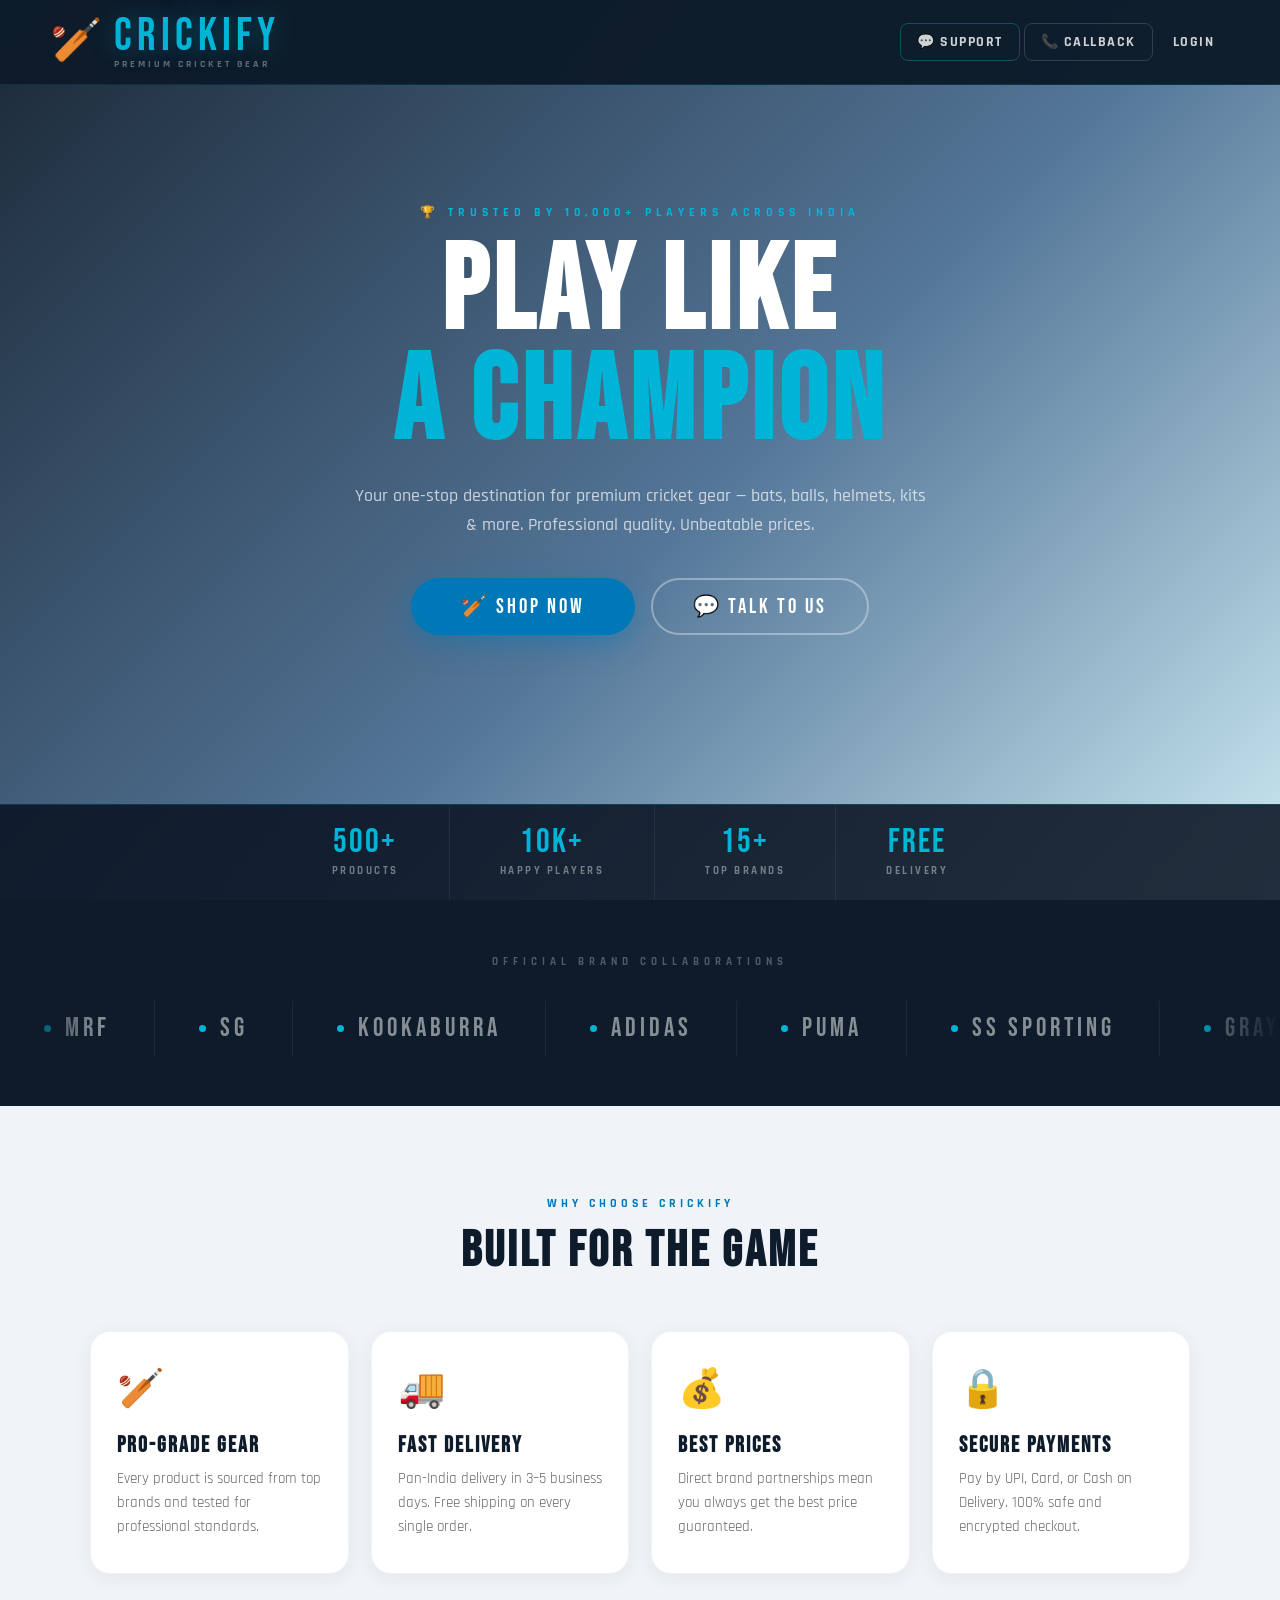
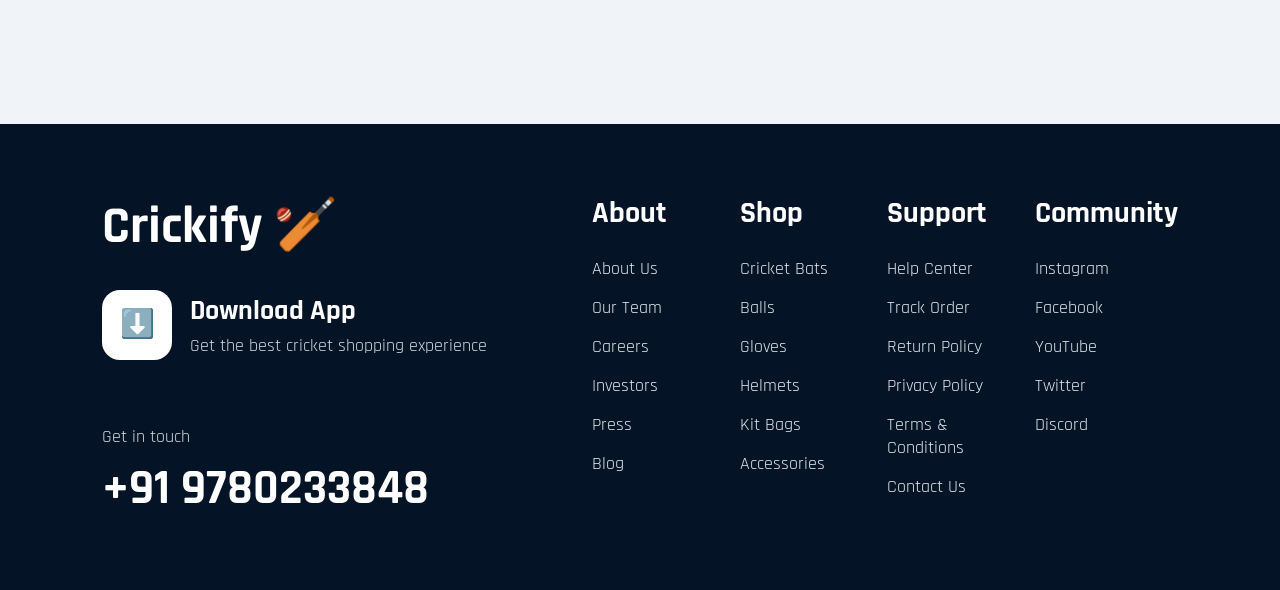
<file: index.html>
<!DOCTYPE html>
<html lang="en">
<head>
  <meta charset="UTF-8" />
  <meta name="viewport" content="width=device-width, initial-scale=1.0" />
  <title>Crickify - Premium Cricket Gear</title>
  <link href="https://fonts.googleapis.com/css2?family=Bebas+Neue&family=Rajdhani:wght@400;500;600;700&display=swap" rel="stylesheet">
  <link rel="stylesheet" href="style.css">
  <style>
    * { box-sizing: border-box; margin: 0; padding: 0; }

    body { font-family: 'Rajdhani', sans-serif; background: #f0f4f8; color: #1a1a2e; }

    .home-nav {
      display: flex;
      justify-content: space-between;
      align-items: center;
      padding: 14px 50px;
      background: rgba(13,27,42,0.97);
      backdrop-filter: blur(20px);
      position: fixed;
      width: 100%;
      top: 0;
      z-index: 1000;
      border-bottom: 1px solid rgba(0,180,216,0.15);
    }

    .logo-wrap { display: flex; align-items: center; gap: 12px; }

    .logo-icon {
      font-size: 42px;
      line-height: 1;
      animation: bounce 2.5s ease-in-out infinite;
    }

    @keyframes bounce {
      0%, 100% { transform: translateY(0) rotate(0deg); }
      50% { transform: translateY(-7px) rotate(-5deg); }
    }

    .logo-text-wrap { display: flex; flex-direction: column; }

    .logo-text {
      font-family: 'Bebas Neue', cursive;
      font-size: 46px;
      letter-spacing: 5px;
      color: #00b4d8;
      line-height: 1;
      text-shadow: 0 0 25px rgba(0,180,216,0.35);
    }

    .logo-tag {
      font-size: 10px;
      font-weight: 700;
      letter-spacing: 3px;
      color: rgba(255,255,255,0.35);
      text-transform: uppercase;
      margin-top: -2px;
    }

    .home-nav-links { display: flex; align-items: center; gap: 4px; }

    .home-nav-links a {
      color: rgba(255,255,255,0.8);
      text-decoration: none;
      font-size: 14px;
      font-weight: 700;
      letter-spacing: 1.5px;
      padding: 9px 16px;
      border-radius: 8px;
      transition: all 0.3s;
      text-transform: uppercase;
      white-space: nowrap;
    }

    .home-nav-links a:hover { color: #00b4d8; background: rgba(0,180,216,0.1); }

    .nav-support { border: 1.5px solid rgba(0,180,216,0.35) !important; }
    .nav-support:hover { border-color: #00b4d8 !important; }

    .nav-callback { border: 1.5px solid rgba(255,255,255,0.15) !important; }
    .nav-callback:hover { border-color: rgba(255,255,255,0.4) !important; }

    .nav-cart {
      background: #0077b6 !important;
      color: white !important;
      font-size: 15px !important;
    }
    .nav-cart:hover { background: #00b4d8 !important; transform: translateY(-2px); }

    .hero {
      height: 100vh;
      background: url("https://i.pinimg.com/736x/2d/00/f3/2d00f3b77f9caaae082c257023306c2f.jpg") center/cover no-repeat;
      position: relative;
      overflow: hidden;
    }

    .hero::before {
      content: '';
      position: absolute;
      inset: 0;
      background: linear-gradient(135deg, rgba(13,27,42,0.94) 0%, rgba(0,50,100,0.65) 55%, rgba(0,180,216,0.15) 100%);
    }

    .hero-content {
      position: relative;
      z-index: 2;
      display: flex;
      flex-direction: column;
      align-items: center;
      justify-content: center;
      height: 100%;
      text-align: center;
      padding: 80px 20px 140px;
    }

    .hero-eyebrow {
      font-size: 12px;
      font-weight: 700;
      letter-spacing: 5px;
      text-transform: uppercase;
      color: #00b4d8;
      margin-bottom: 18px;
      animation: fadeUp 0.8s ease both;
    }

    .hero-title {
      font-family: 'Bebas Neue', cursive;
      font-size: clamp(64px, 11vw, 120px);
      line-height: 0.92;
      color: white;
      letter-spacing: 5px;
      animation: fadeUp 0.9s ease 0.1s both;
    }

    .hero-title .accent { color: #00b4d8; display: block; }

    .hero-sub {
      font-size: 18px;
      font-weight: 500;
      color: rgba(255,255,255,0.7);
      max-width: 580px;
      line-height: 1.65;
      margin: 22px 0 38px;
      animation: fadeUp 1s ease 0.2s both;
    }

    .hero-btns {
      display: flex;
      gap: 16px;
      flex-wrap: wrap;
      justify-content: center;
      animation: fadeUp 1s ease 0.3s both;
    }

    .btn-primary {
      padding: 16px 50px;
      font-family: 'Bebas Neue', cursive;
      font-size: 21px;
      letter-spacing: 3px;
      background: #0077b6;
      color: white;
      border: none;
      border-radius: 50px;
      cursor: pointer;
      transition: all 0.3s;
      box-shadow: 0 8px 30px rgba(0,119,182,0.45);
    }

    .btn-primary:hover {
      background: #00b4d8;
      transform: translateY(-3px);
      box-shadow: 0 14px 40px rgba(0,180,216,0.5);
    }

    .btn-ghost {
      padding: 14px 40px;
      font-family: 'Bebas Neue', cursive;
      font-size: 21px;
      letter-spacing: 3px;
      background: transparent;
      color: white;
      border: 2px solid rgba(255,255,255,0.35);
      border-radius: 50px;
      cursor: pointer;
      transition: all 0.3s;
    }

    .btn-ghost:hover { border-color: #00b4d8; color: #00b4d8; transform: translateY(-3px); }

    .stats-bar {
      position: absolute;
      bottom: 0; left: 0; right: 0;
      background: rgba(10,20,35,0.88);
      backdrop-filter: blur(16px);
      border-top: 1px solid rgba(0,180,216,0.2);
      display: flex;
      justify-content: center;
      z-index: 3;
      animation: fadeUp 1s ease 0.5s both;
    }

    .stat-item {
      padding: 20px 50px;
      text-align: center;
      border-right: 1px solid rgba(255,255,255,0.07);
    }
    .stat-item:last-child { border-right: none; }

    .stat-num {
      font-family: 'Bebas Neue', cursive;
      font-size: 34px;
      color: #00b4d8;
      letter-spacing: 2px;
      display: block;
      line-height: 1;
    }

    .stat-label {
      font-size: 11px;
      font-weight: 700;
      letter-spacing: 2.5px;
      text-transform: uppercase;
      color: rgba(255,255,255,0.4);
      margin-top: 5px;
    }

    .brands-section {
      background: #0d1b2a;
      padding: 55px 0 50px;
      overflow: hidden;
    }

    .brands-label {
      text-align: center;
      font-size: 11px;
      font-weight: 700;
      letter-spacing: 5px;
      text-transform: uppercase;
      color: rgba(255,255,255,0.28);
      margin-bottom: 32px;
    }

    .ticker-wrap {
      position: relative;
      overflow: hidden;
    }

    .ticker-wrap::before,
    .ticker-wrap::after {
      content: '';
      position: absolute;
      top: 0; bottom: 0;
      width: 100px;
      z-index: 2;
      pointer-events: none;
    }
    .ticker-wrap::before { left: 0; background: linear-gradient(to right, #0d1b2a, transparent); }
    .ticker-wrap::after { right: 0; background: linear-gradient(to left, #0d1b2a, transparent); }

    .ticker {
      display: flex;
      width: max-content;
      animation: ticker 22s linear infinite;
    }
    .ticker:hover { animation-play-state: paused; }

    @keyframes ticker {
      0% { transform: translateX(0); }
      100% { transform: translateX(-50%); }
    }

    .brand-chip {
      display: flex;
      align-items: center;
      gap: 14px;
      padding: 12px 44px;
      border-right: 1px solid rgba(255,255,255,0.06);
      cursor: default;
    }

    .brand-dot {
      width: 7px;
      height: 7px;
      border-radius: 50%;
      background: #00b4d8;
      flex-shrink: 0;
      animation: pulse 2s ease infinite;
    }

    @keyframes pulse {
      0%, 100% { opacity: 1; transform: scale(1); }
      50% { opacity: 0.5; transform: scale(0.7); }
    }

    .brand-name {
      font-family: 'Bebas Neue', cursive;
      font-size: 26px;
      letter-spacing: 4px;
      color: rgba(255,255,255,0.5);
      transition: color 0.3s;
    }

    .brand-chip:hover .brand-name { color: #00b4d8; }
    .brand-chip:hover .brand-dot { animation: none; opacity: 1; transform: scale(1.3); }

    .features-section {
      padding: 90px 50px;
      background: #f0f4f8;
    }

    .section-eyebrow {
      text-align: center;
      font-size: 12px;
      font-weight: 700;
      letter-spacing: 4px;
      text-transform: uppercase;
      color: #0077b6;
      margin-bottom: 10px;
    }

    .section-title {
      font-family: 'Bebas Neue', cursive;
      font-size: 50px;
      letter-spacing: 3px;
      color: #0d1b2a;
      text-align: center;
      margin-bottom: 50px;
    }

    .features-grid {
      display: grid;
      grid-template-columns: repeat(auto-fit, minmax(230px, 1fr));
      gap: 22px;
      max-width: 1100px;
      margin: 0 auto;
    }

    .feature-card {
      background: white;
      border-radius: 20px;
      padding: 34px 26px;
      box-shadow: 0 4px 20px rgba(0,0,0,0.06);
      border: 1px solid rgba(0,0,0,0.05);
      transition: all 0.3s;
    }

    .feature-card:hover { transform: translateY(-6px); box-shadow: 0 16px 40px rgba(0,0,0,0.1); }

    .feature-icon { font-size: 38px; display: block; margin-bottom: 18px; }

    .feature-card h3 {
      font-family: 'Bebas Neue', cursive;
      font-size: 22px;
      letter-spacing: 2px;
      color: #0d1b2a;
      margin-bottom: 8px;
    }

    .feature-card p { font-size: 15px; color: #666; line-height: 1.6; }

    .modal-overlay {
      display: none;
      position: fixed;
      inset: 0;
      background: rgba(0,0,0,0.75);
      z-index: 9000;
      backdrop-filter: blur(6px);
      align-items: center;
      justify-content: center;
    }
    .modal-overlay.open { display: flex; }

    .modal-box {
      background: white;
      border-radius: 24px;
      padding: 44px 38px;
      width: 90%;
      max-width: 460px;
      box-shadow: 0 30px 80px rgba(0,0,0,0.3);
      position: relative;
      animation: popIn 0.3s ease;
    }

    @keyframes popIn {
      from { transform: scale(0.85); opacity: 0; }
      to { transform: scale(1); opacity: 1; }
    }

    .modal-close {
      position: absolute;
      top: 14px; right: 18px;
      background: none; border: none;
      font-size: 26px; cursor: pointer;
      color: #aaa; line-height: 1;
      transition: color 0.2s;
    }
    .modal-close:hover { color: #333; }

    .modal-box h2 {
      font-family: 'Bebas Neue', cursive;
      font-size: 30px;
      letter-spacing: 2px;
      color: #0d1b2a;
      margin-bottom: 6px;
    }

    .modal-box > div > p {
      font-size: 15px;
      color: #777;
      margin-bottom: 24px;
      line-height: 1.5;
    }

    .modal-field { margin-bottom: 15px; }

    .modal-field label {
      display: block;
      font-size: 11px;
      font-weight: 700;
      letter-spacing: 2px;
      text-transform: uppercase;
      color: #999;
      margin-bottom: 5px;
    }

    .modal-field input,
    .modal-field textarea,
    .modal-field select {
      width: 100%;
      padding: 12px 15px;
      border: 2px solid #ebebeb;
      border-radius: 12px;
      font-family: 'Rajdhani', sans-serif;
      font-size: 15px;
      outline: none;
      transition: 0.3s;
      color: #333;
    }

    .modal-field input:focus,
    .modal-field textarea:focus,
    .modal-field select:focus { border-color: #00b4d8; }

    .modal-field textarea { resize: vertical; min-height: 85px; }

    .modal-submit {
      width: 100%;
      padding: 14px;
      background: #0077b6;
      color: white;
      border: none;
      border-radius: 12px;
      font-family: 'Bebas Neue', cursive;
      font-size: 19px;
      letter-spacing: 2px;
      cursor: pointer;
      margin-top: 6px;
      transition: 0.3s;
    }
    .modal-submit:hover { background: #00b4d8; transform: translateY(-2px); }

    .modal-success {
      text-align: center;
      padding: 20px 0;
      display: none;
    }
    .modal-success .tick { font-size: 58px; display: block; margin-bottom: 14px; }
    .modal-success h3 {
      font-family: 'Bebas Neue', cursive;
      font-size: 28px;
      letter-spacing: 2px;
      color: #0d1b2a;
      margin-bottom: 8px;
    }
    .modal-success p { font-size: 15px; color: #777; }

    .home-footer {
      background: #0d1b2a;
      color: rgba(255,255,255,0.4);
      text-align: center;
      padding: 26px 20px;
      font-size: 13px;
      font-weight: 600;
      letter-spacing: 1px;
    }
    .home-footer span { color: #00b4d8; }

    @keyframes fadeUp {
      from { opacity: 0; transform: translateY(24px); }
      to { opacity: 1; transform: translateY(0); }
    }

    @media (max-width: 768px) {
      .home-nav { padding: 12px 16px; flex-wrap: wrap; gap: 10px; }
      .logo-text { font-size: 32px; }
      .logo-icon { font-size: 28px; }
      .home-nav-links { gap: 2px; }
      .home-nav-links a { font-size: 12px; padding: 7px 10px; letter-spacing: 1px; }
      .stat-item { padding: 14px 22px; }
      .stat-num { font-size: 24px; }
      .features-section { padding: 60px 20px; }
    }

    @media (max-width: 520px) {
      .stats-bar { flex-wrap: wrap; }
      .stat-item { width: 50%; border-bottom: 1px solid rgba(255,255,255,0.07); }
      .hero-btns { flex-direction: column; align-items: center; }
      .home-nav-links { flex-wrap: wrap; }
    }
  </style>
</head>
<body>

  <nav class="home-nav">
    <div class="logo-wrap">
      <span class="logo-icon">🏏</span>
      <div class="logo-text-wrap">
        <span class="logo-text">Crickify</span>
        <span class="logo-tag">Premium Cricket Gear</span>
      </div>
    </div>
    <div class="home-nav-links">
      
      
      <a href="#" class="nav-support" onclick="openSupport(); return false;">💬 Support</a>
      <a href="#" class="nav-callback" onclick="openCallback(); return false;">📞 Callback</a>
      
      <a href="login.html">Login</a>
    </div>
  </nav>

  <section class="hero">
    <div class="hero-content">
      <p class="hero-eyebrow">🏆 Trusted by 10,000+ Players Across India</p>
      <h1 class="hero-title">
        Play Like<br>
        <span class="accent">A Champion</span>
      </h1>
      <p class="hero-sub">
        Your one-stop destination for premium cricket gear —
        bats, balls, helmets, kits &amp; more. Professional quality. Unbeatable prices.
      </p>
      <div class="hero-btns">
        <a href="products.html" style="text-decoration:none;"><button class="btn-primary">🏏 Shop Now</button></a>
        <button class="btn-ghost" onclick="openSupport()">💬 Talk to Us</button>
      </div>
    </div>
    <div class="stats-bar">
      <div class="stat-item"><span class="stat-num">500+</span><span class="stat-label">Products</span></div>
      <div class="stat-item"><span class="stat-num">10K+</span><span class="stat-label">Happy Players</span></div>
      <div class="stat-item"><span class="stat-num">15+</span><span class="stat-label">Top Brands</span></div>
      <div class="stat-item"><span class="stat-num">Free</span><span class="stat-label">Delivery</span></div>
    </div>
  </section>

  <section class="brands-section">
    <p class="brands-label">Official Brand Collaborations</p>
    <div class="ticker-wrap">
      <div class="ticker">
        <div class="brand-chip"><span class="brand-dot"></span><span class="brand-name">MRF</span></div>
        <div class="brand-chip"><span class="brand-dot"></span><span class="brand-name">SG</span></div>
        <div class="brand-chip"><span class="brand-dot"></span><span class="brand-name">Kookaburra</span></div>
        <div class="brand-chip"><span class="brand-dot"></span><span class="brand-name">Adidas</span></div>
        <div class="brand-chip"><span class="brand-dot"></span><span class="brand-name">Puma</span></div>
        <div class="brand-chip"><span class="brand-dot"></span><span class="brand-name">SS Sporting</span></div>
        <div class="brand-chip"><span class="brand-dot"></span><span class="brand-name">Gray Nicolls</span></div>
        <div class="brand-chip"><span class="brand-dot"></span><span class="brand-name">DSC</span></div>
        <div class="brand-chip"><span class="brand-dot"></span><span class="brand-name">Shrey</span></div>
        <div class="brand-chip"><span class="brand-dot"></span><span class="brand-name">TON</span></div>
        <div class="brand-chip"><span class="brand-dot"></span><span class="brand-name">CEAT</span></div>
        <div class="brand-chip"><span class="brand-dot"></span><span class="brand-name">New Balance</span></div>
        <!-- Duplicate for seamless loop -->
        <div class="brand-chip"><span class="brand-dot"></span><span class="brand-name">MRF</span></div>
        <div class="brand-chip"><span class="brand-dot"></span><span class="brand-name">SG</span></div>
        <div class="brand-chip"><span class="brand-dot"></span><span class="brand-name">Kookaburra</span></div>
        <div class="brand-chip"><span class="brand-dot"></span><span class="brand-name">Adidas</span></div>
        <div class="brand-chip"><span class="brand-dot"></span><span class="brand-name">Puma</span></div>
        <div class="brand-chip"><span class="brand-dot"></span><span class="brand-name">SS Sporting</span></div>
        <div class="brand-chip"><span class="brand-dot"></span><span class="brand-name">Gray Nicolls</span></div>
        <div class="brand-chip"><span class="brand-dot"></span><span class="brand-name">DSC</span></div>
        <div class="brand-chip"><span class="brand-dot"></span><span class="brand-name">Shrey</span></div>
        <div class="brand-chip"><span class="brand-dot"></span><span class="brand-name">TON</span></div>
        <div class="brand-chip"><span class="brand-dot"></span><span class="brand-name">CEAT</span></div>
        <div class="brand-chip"><span class="brand-dot"></span><span class="brand-name">New Balance</span></div>
      </div>
    </div>
  </section>

  <section class="features-section">
    <p class="section-eyebrow">Why Choose Crickify</p>
    <h2 class="section-title">Built For The Game</h2>
    <div class="features-grid">
      <div class="feature-card">
        <span class="feature-icon">🏏</span>
        <h3>Pro-Grade Gear</h3>
        <p>Every product is sourced from top brands and tested for professional standards.</p>
      </div>
      <div class="feature-card">
        <span class="feature-icon">🚚</span>
        <h3>Fast Delivery</h3>
        <p>Pan-India delivery in 3–5 business days. Free shipping on every single order.</p>
      </div>
      <div class="feature-card">
        <span class="feature-icon">💰</span>
        <h3>Best Prices</h3>
        <p>Direct brand partnerships mean you always get the best price guaranteed.</p>
      </div>
      <div class="feature-card">
        <span class="feature-icon">🔒</span>
        <h3>Secure Payments</h3>
        <p>Pay by UPI, Card, or Cash on Delivery. 100% safe and encrypted checkout.</p>
      </div>
    </div>
  </section>

  <!-- FOOTER START -->

<footer class="footer">

  <div class="footer-container">

    <div class="footer-left">

      <h1 class="footer-logo">
        Crickify 🏏
      </h1>

      <div class="download-box">

        <div class="download-icon">
          ⬇️
          
        </div>
        

        <div>
          <h3> Download App</h3>
          <p>Get the best cricket shopping experience</p>
        </div>
        

      </div>

      

      <div class="contact-box">

        <p>Get in touch</p>

        <h2>+91 9780233848</h2>

      </div>

    </div>

    <div class="footer-links">

      <div class="footer-column">

        <h3>About</h3>

        <a href="#">About Us</a>
        <a href="#">Our Team</a>
        <a href="#">Careers</a>
        <a href="#">Investors</a>
        <a href="#">Press</a>
        <a href="#">Blog</a>

      </div>

      <div class="footer-column">

        <h3>Shop</h3>

        <a href="#">Cricket Bats</a>
        <a href="#">Balls</a>
        <a href="#">Gloves</a>
        <a href="#">Helmets</a>
        <a href="#">Kit Bags</a>
        <a href="#">Accessories</a>

      </div>

      <div class="footer-column">

        <h3>Support</h3>

        <a href="#">Help Center</a>
        <a href="#">Track Order</a>
        <a href="#">Return Policy</a>
        <a href="#">Privacy Policy</a>
        <a href="#">Terms & Conditions</a>
        <a href="#">Contact Us</a>

      </div>

      <div class="footer-column">

        <h3>Community</h3>

        <a href="#">Instagram</a>
        <a href="#">Facebook</a>
        <a href="#">YouTube</a>
        <a href="#">Twitter</a>
        <a href="#">Discord</a>

      </div>

    </div>

  </div>

</footer>

<!-- FOOTER END -->

  <!-- SUPPORT MODAL -->
  <div class="modal-overlay" id="supportModal" onclick="closeOnOverlay(event,'supportModal')">
    <div class="modal-box">
      <button class="modal-close" onclick="closeModal('supportModal')">×</button>
      <div id="support-form-wrap">
        <h2>💬 Support</h2>
        <p>We're here to help! Send us your query and we'll respond within 24 hours.</p>
        <div class="modal-field">
          <label>Your Name</label>
          <input type="text" id="sup-name" placeholder="Full Name">
        </div>
        <div class="modal-field">
          <label>Email / Phone</label>
          <input type="text" id="sup-contact" placeholder="email@example.com or 9XXXXXXXXX">
        </div>
        <div class="modal-field">
          <label>Your Query</label>
          <textarea id="sup-msg" placeholder="Describe your issue or question..."></textarea>
        </div>
        <button class="modal-submit" onclick="submitSupport()">Send Message ✉️</button>
      </div>
      <div class="modal-success" id="support-success">
        <span class="tick">✅</span>
        <h3>Message Sent!</h3>
        <p>Our team will get back to you within 24 hours.</p>
      </div>
    </div>
  </div>

  <!-- CALLBACK MODAL -->
  <div class="modal-overlay" id="callbackModal" onclick="closeOnOverlay(event,'callbackModal')">
    <div class="modal-box">
      <button class="modal-close" onclick="closeModal('callbackModal')">×</button>
      <div id="callback-form-wrap">
        <h2>📞 Request Callback</h2>
        <p>Leave your number and preferred time. We'll call you right back!</p>
        <div class="modal-field">
          <label>Your Name</label>
          <input type="text" id="cb-name" placeholder="Full Name">
        </div>
        <div class="modal-field">
          <label>Phone Number</label>
          <input type="tel" id="cb-phone" placeholder="10-digit mobile number">
        </div>
        <div class="modal-field">
          <label>Preferred Time</label>
          <select id="cb-time">
            <option value="">Select a time slot</option>
            <option>9 AM – 11 AM</option>
            <option>11 AM – 1 PM</option>
            <option>1 PM – 3 PM</option>
            <option>3 PM – 6 PM</option>
            <option>6 PM – 8 PM</option>
          </select>
        </div>
        <button class="modal-submit" onclick="submitCallback()">Request Callback 📲</button>
      </div>
      <div class="modal-success" id="callback-success">
        <span class="tick">📲</span>
        <h3>Request Received!</h3>
        <p>We'll call you at your preferred time slot. Stay ready!</p>
      </div>
    </div>
  </div>

  <script>
    function openSupport() {
      document.getElementById('supportModal').classList.add('open');
      document.getElementById('support-form-wrap').style.display = 'block';
      document.getElementById('support-success').style.display = 'none';
    }
    function openCallback() {
      document.getElementById('callbackModal').classList.add('open');
      document.getElementById('callback-form-wrap').style.display = 'block';
      document.getElementById('callback-success').style.display = 'none';
    }
    function closeModal(id) {
      document.getElementById(id).classList.remove('open');
    }
    function closeOnOverlay(e, id) {
      if (e.target.id === id) closeModal(id);
    }
    function submitSupport() {
      const name = document.getElementById('sup-name').value.trim();
      const contact = document.getElementById('sup-contact').value.trim();
      const msg = document.getElementById('sup-msg').value.trim();
      if (!name || !contact || !msg) { alert('⚠️ Please fill all fields!'); return; }
      document.getElementById('support-form-wrap').style.display = 'none';
      document.getElementById('support-success').style.display = 'block';
      setTimeout(() => closeModal('supportModal'), 2800);
    }
    function submitCallback() {
      const name = document.getElementById('cb-name').value.trim();
      const phone = document.getElementById('cb-phone').value.trim();
      const time = document.getElementById('cb-time').value;
      if (!name || !phone || !time) { alert('⚠️ Please fill all fields!'); return; }
      if (!/^\d{10}$/.test(phone)) { alert('⚠️ Enter a valid 10-digit phone number!'); return; }
      document.getElementById('callback-form-wrap').style.display = 'none';
      document.getElementById('callback-success').style.display = 'block';
      setTimeout(() => closeModal('callbackModal'), 2800);
    }
    document.addEventListener('keydown', e => {
      if (e.key === 'Escape') { closeModal('supportModal'); closeModal('callbackModal'); }
    });
  </script>

<script src="script.js"></script>


</body>
</html>
</file>
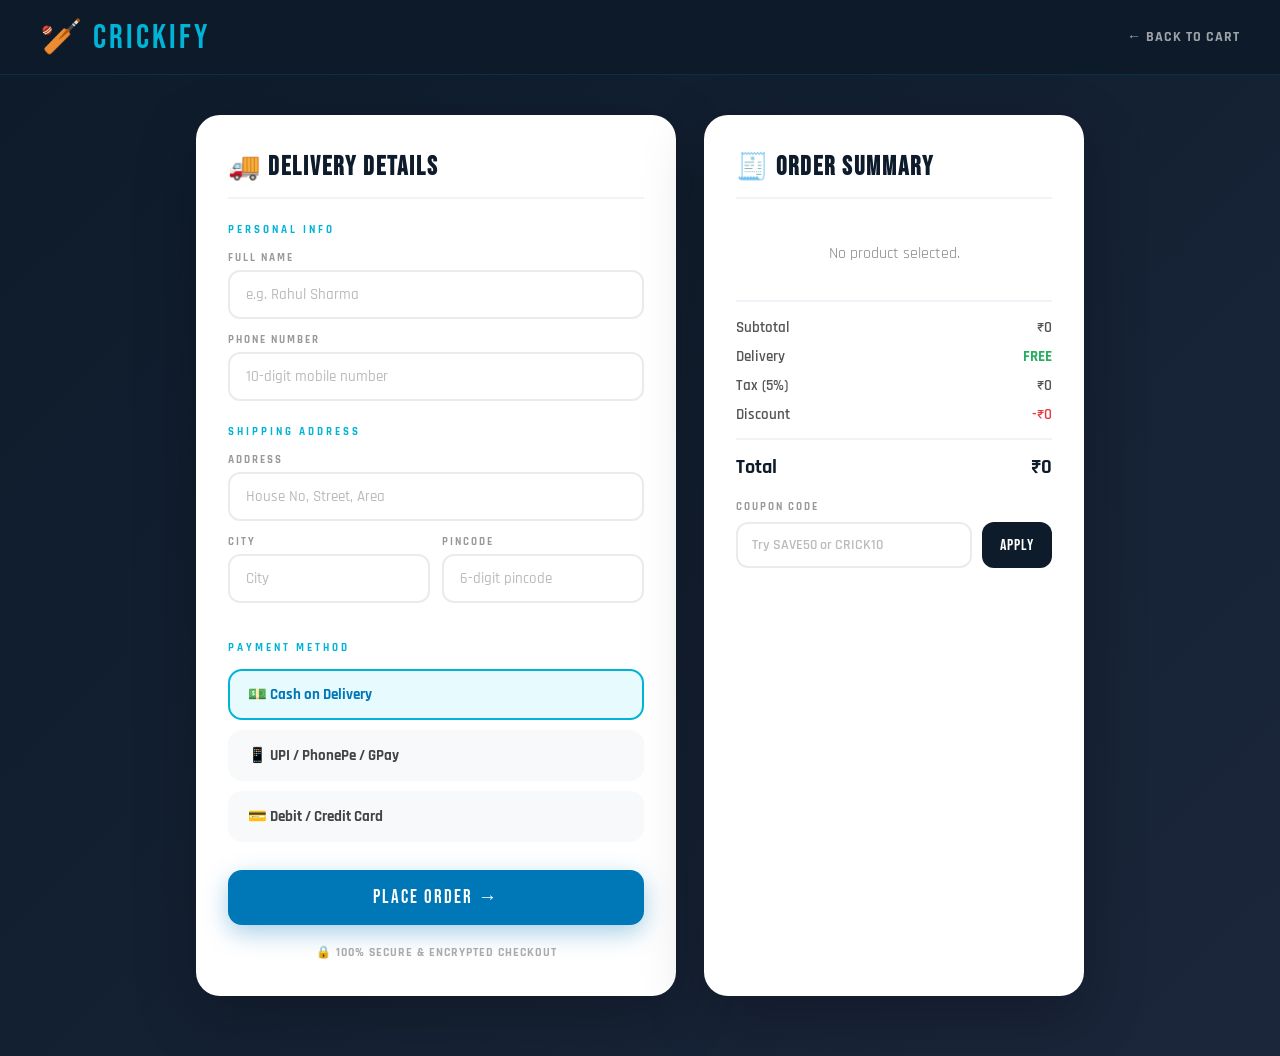
<file: billing.html>
<!DOCTYPE html>
<html lang="en">
<head>
  <meta charset="UTF-8">
  <meta name="viewport" content="width=device-width, initial-scale=1.0">
  <title>Checkout - Crickify</title>
  <link href="https://fonts.googleapis.com/css2?family=Bebas+Neue&family=Rajdhani:wght@400;500;600;700&display=swap" rel="stylesheet">
  <style>
    *, *::before, *::after { margin:0; padding:0; box-sizing:border-box; }

    body {
      font-family: 'Rajdhani', sans-serif;
      background: linear-gradient(135deg, #0d1b2a 0%, #1b263b 100%);
      min-height: 100vh;
    }

    /* ── NAVBAR ── */
    .navbar {
      background: rgba(13,27,42,0.95);
      backdrop-filter: blur(12px);
      padding: 16px 40px;
      display: flex;
      align-items: center;
      border-bottom: 1px solid rgba(0,180,216,0.15);
      position: sticky;
      top: 0;
      z-index: 100;
    }

    .logo {
      font-family: 'Bebas Neue', cursive;
      font-size: 34px;
      color: #00b4d8;
      letter-spacing: 3px;
    }

    .nav-back {
      margin-left: auto;
      color: rgba(255,255,255,0.6);
      text-decoration: none;
      font-size: 14px;
      font-weight: 700;
      letter-spacing: 1px;
      text-transform: uppercase;
      transition: color 0.2s;
    }
    .nav-back:hover { color: #00b4d8; }

    /* ── LAYOUT ── */
    .billing-container {
      display: flex;
      gap: 28px;
      justify-content: center;
      padding: 40px 20px 60px;
      flex-wrap: wrap;
      max-width: 1100px;
      margin: 0 auto;
    }

    /* ── BOX ── */
    .box {
      background: white;
      border-radius: 24px;
      padding: 36px 32px;
      box-shadow: 0 20px 60px rgba(0,0,0,0.25);
    }

    .box-left  { width: 480px; }
    .box-right { width: 380px; }

    .box h2 {
      font-family: 'Bebas Neue', cursive;
      font-size: 26px;
      letter-spacing: 2px;
      color: #0d1b2a;
      margin-bottom: 24px;
      padding-bottom: 14px;
      border-bottom: 2px solid #f0f4f8;
    }

    /* ── SECTION LABEL ── */
    .section-label {
      font-size: 11px;
      font-weight: 700;
      letter-spacing: 3px;
      text-transform: uppercase;
      color: #00b4d8;
      margin: 24px 0 14px;
    }
    .section-label:first-of-type { margin-top: 0; }

    /* ── INPUTS ── */
    .input-group { margin-bottom: 14px; }

    .input-group label {
      display: block;
      font-size: 11px;
      font-weight: 700;
      letter-spacing: 2px;
      text-transform: uppercase;
      color: #999;
      margin-bottom: 5px;
    }

    .input-group input {
      width: 100%;
      padding: 13px 16px;
      border-radius: 12px;
      border: 2px solid #ebebeb;
      font-size: 15px;
      font-family: 'Rajdhani', sans-serif;
      font-weight: 600;
      outline: none;
      transition: 0.3s;
      color: #333;
    }
    .input-group input:focus { border-color: #00b4d8; background: #f0fbff; }
    .input-group input::placeholder { color: #bbb; font-weight: 500; }

    .input-row { display: flex; gap: 12px; }
    .input-row .input-group { flex: 1; }

    /* ── PAYMENT ── */
    .payment-method {
      display: flex;
      flex-direction: column;
      gap: 10px;
    }

    .pay-card {
      padding: 14px 18px;
      border-radius: 14px;
      background: #f8f9fa;
      cursor: pointer;
      font-size: 15px;
      font-weight: 700;
      border: 2px solid transparent;
      transition: all 0.25s;
      display: flex;
      align-items: center;
      gap: 10px;
      color: #444;
    }
    .pay-card:hover { border-color: #b2ebf2; background: #f0fbff; }
    .pay-card.active {
      border-color: #00b4d8;
      background: #e7fbff;
      color: #0077b6;
    }

    /* ── CONFIRM BTN ── */
    .confirm-btn {
      width: 100%;
      padding: 16px;
      border: none;
      border-radius: 14px;
      margin-top: 28px;
      background: #0077b6;
      color: white;
      font-size: 19px;
      font-family: 'Bebas Neue', cursive;
      letter-spacing: 2px;
      cursor: pointer;
      transition: all 0.3s;
      box-shadow: 0 8px 24px rgba(0,119,182,0.35);
    }
    .confirm-btn:hover {
      background: #00b4d8;
      transform: translateY(-2px);
      box-shadow: 0 12px 32px rgba(0,180,216,0.45);
    }

    /* ── ORDER SUMMARY (right box) ── */
    #product-details .single-product-img {
      width: 100%;
      border-radius: 14px;
      margin-bottom: 16px;
      max-height: 200px;
      object-fit: contain;
      background: #f8f9fa;
      padding: 10px;
      box-sizing: border-box;
    }

    #product-details h3 {
      font-family: 'Bebas Neue', cursive;
      font-size: 22px;
      letter-spacing: 2px;
      color: #0d1b2a;
      margin-bottom: 4px;
    }

    #product-details .item-count {
      font-size: 14px;
      color: #888;
      margin-bottom: 16px;
    }

    /* ── CHECKOUT SUMMARY MULTI-ITEMS ── */
    .checkout-items-list {
      display: flex;
      flex-direction: column;
      gap: 12px;
      margin-bottom: 16px;
      max-height: 240px;
      overflow-y: auto;
      padding-right: 4px;
    }

    .checkout-item-row {
      display: flex;
      align-items: center;
      gap: 12px;
      padding: 8px 0;
      border-bottom: 1px dashed #f0f4f8;
    }

    .checkout-item-row:last-child {
      border-bottom: none;
    }

    .checkout-item-img {
      width: 50px;
      height: 50px;
      object-fit: contain;
      border-radius: 8px;
      border: 1px solid #ebebeb;
      background: #f8f9fa;
      flex-shrink: 0;
    }

    .checkout-item-details {
      flex: 1;
      min-width: 0;
    }

    .checkout-item-name {
      font-size: 14px;
      font-weight: 700;
      color: #0d1b2a;
      white-space: nowrap;
      overflow: hidden;
      text-overflow: ellipsis;
    }

    .checkout-item-meta {
      font-size: 12px;
      color: #888;
    }

    .checkout-item-price {
      font-size: 14px;
      font-weight: 700;
      color: #0077b6;
      white-space: nowrap;
    }

    .divider {
      border: none;
      border-top: 2px solid #f0f4f8;
      margin: 16px 0;
    }

    .price-line {
      display: flex;
      justify-content: space-between;
      align-items: center;
      margin: 10px 0;
      font-size: 15px;
      font-weight: 600;
      color: #555;
    }

    .price-line.total {
      font-size: 20px;
      font-weight: 700;
      color: #0d1b2a;
      margin-top: 14px;
      padding-top: 14px;
      border-top: 2px solid #f0f4f8;
    }

    .price-line .free-tag {
      color: #27ae60;
      font-weight: 700;
    }

    /* ── COUPON ── */
    .coupon-label {
      font-size: 11px;
      font-weight: 700;
      letter-spacing: 2px;
      text-transform: uppercase;
      color: #999;
      margin: 20px 0 8px;
      display: block;
    }

    .coupon {
      display: flex;
      gap: 10px;
    }

    .coupon input {
      flex: 1;
      padding: 12px 14px;
      border-radius: 12px;
      border: 2px solid #ebebeb;
      font-size: 14px;
      font-family: 'Rajdhani', sans-serif;
      font-weight: 600;
      outline: none;
      transition: 0.3s;
      text-transform: uppercase;
    }
    .coupon input:focus { border-color: #00b4d8; }
    .coupon input::placeholder { text-transform: none; color: #bbb; }

    .coupon button {
      padding: 12px 18px;
      border: none;
      border-radius: 12px;
      background: #0d1b2a;
      color: white;
      font-family: 'Bebas Neue', cursive;
      font-size: 16px;
      letter-spacing: 1px;
      cursor: pointer;
      transition: 0.3s;
      white-space: nowrap;
    }
    .coupon button:hover { background: #00b4d8; }

    .coupon-msg {
      font-size: 13px;
      font-weight: 700;
      margin-top: 8px;
      min-height: 18px;
    }
    .coupon-msg.success { color: #27ae60; }
    .coupon-msg.error   { color: #e63946; }

    /* ── SECURE BADGE ── */
    .secure-badge {
      display: flex;
      align-items: center;
      justify-content: center;
      gap: 6px;
      margin-top: 20px;
      font-size: 12px;
      font-weight: 700;
      letter-spacing: 1px;
      color: #aaa;
      text-transform: uppercase;
    }

    /* ── POPUP ── */
    .popup-overlay {
      position: fixed;
      inset: 0;
      background: rgba(0,0,0,0.65);
      display: flex;
      justify-content: center;
      align-items: center;
      opacity: 0;
      pointer-events: none;
      transition: opacity 0.35s;
      z-index: 9999;
      backdrop-filter: blur(6px);
    }
    .popup-overlay.show { opacity: 1; pointer-events: all; }

    .popup-box {
      background: white;
      padding: 52px 48px;
      border-radius: 24px;
      text-align: center;
      box-shadow: 0 30px 80px rgba(0,0,0,0.3);
      animation: popIn 0.35s ease;
    }

    @keyframes popIn {
      from { transform: scale(0.8); opacity: 0; }
      to   { transform: scale(1);   opacity: 1; }
    }

    .popup-box .tick { font-size: 64px; display: block; margin-bottom: 16px; }
    .popup-box h2 {
      font-family: 'Bebas Neue', cursive;
      font-size: 34px;
      letter-spacing: 2px;
      color: #0d1b2a;
      margin-bottom: 8px;
    }
    .popup-box p { font-size: 15px; color: #777; }

    /* ── RESPONSIVE ── */
    @media (max-width: 768px) {
      .box-left, .box-right { width: 100%; }
      .billing-container { padding: 24px 16px 50px; }
      .input-row { flex-direction: column; gap: 0; }
    }
  </style>
</head>

<body>

  <nav class="navbar">
    <div class="logo">🏏 Crickify</div>
    <a href="cart.html" class="nav-back">← Back to Cart</a>
  </nav>

  <div class="billing-container">

    <!-- LEFT: Delivery + Payment -->
    <div class="box box-left">

      <h2>🚚 Delivery Details</h2>

      <p class="section-label">Personal Info</p>

      <div class="input-group">
        <label>Full Name</label>
        <input type="text" id="name" placeholder="e.g. Rahul Sharma">
      </div>

      <div class="input-group">
        <label>Phone Number</label>
        <input type="tel" id="phone" placeholder="10-digit mobile number">
      </div>

      <p class="section-label">Shipping Address</p>

      <div class="input-group">
        <label>Address</label>
        <input type="text" id="address" placeholder="House No, Street, Area">
      </div>

      <div class="input-row">
        <div class="input-group">
          <label>City</label>
          <input type="text" id="city" placeholder="City">
        </div>
        <div class="input-group">
          <label>Pincode</label>
          <input type="text" id="pincode" placeholder="6-digit pincode">
        </div>
      </div>

      <p class="section-label">Payment Method</p>

      <div class="payment-method">
        <div class="pay-card active" onclick="selectPayment(this,'COD')">
          💵 Cash on Delivery
        </div>
        <div class="pay-card" onclick="selectPayment(this,'UPI')">
          📱 UPI / PhonePe / GPay
        </div>
        <div class="pay-card" onclick="selectPayment(this,'Card')">
          💳 Debit / Credit Card
        </div>
      </div>

      <button class="confirm-btn" onclick="confirmOrder()">
        Place Order →
      </button>

      <div class="secure-badge">
        🔒 100% Secure & Encrypted Checkout
      </div>

    </div>

    <!-- RIGHT: Order Summary -->
    <div class="box box-right">

      <h2>🧾 Order Summary</h2>

      <div id="product-details"></div>

      <hr class="divider">

      <div class="price-line">
        <span>Subtotal</span>
        <span id="subtotal">₹0</span>
      </div>

      <div class="price-line">
        <span>Delivery</span>
        <span class="free-tag">FREE</span>
      </div>

      <div class="price-line">
        <span>Tax (5%)</span>
        <span id="tax">₹0</span>
      </div>

      <div class="price-line">
        <span>Discount</span>
        <span id="discount-line" style="color:#e63946;">-₹0</span>
      </div>

      <div class="price-line total">
        <span>Total</span>
        <span id="total">₹0</span>
      </div>

      <span class="coupon-label">Coupon Code</span>
      <div class="coupon">
        <input type="text" id="coupon" placeholder="Try SAVE50 or CRICK10">
        <button onclick="applyCoupon()">Apply</button>
      </div>
      <div class="coupon-msg" id="coupon-msg"></div>

    </div>

  </div>

  <!-- SUCCESS POPUP -->
  <div class="popup-overlay" id="popup">
    <div class="popup-box">
      <span class="tick">🎉</span>
      <h2>Order Placed!</h2>
      <p>Redirecting to your orders...</p>
    </div>
  </div>

  <script src="billing.js"></script>

</body>
</html>
</file>
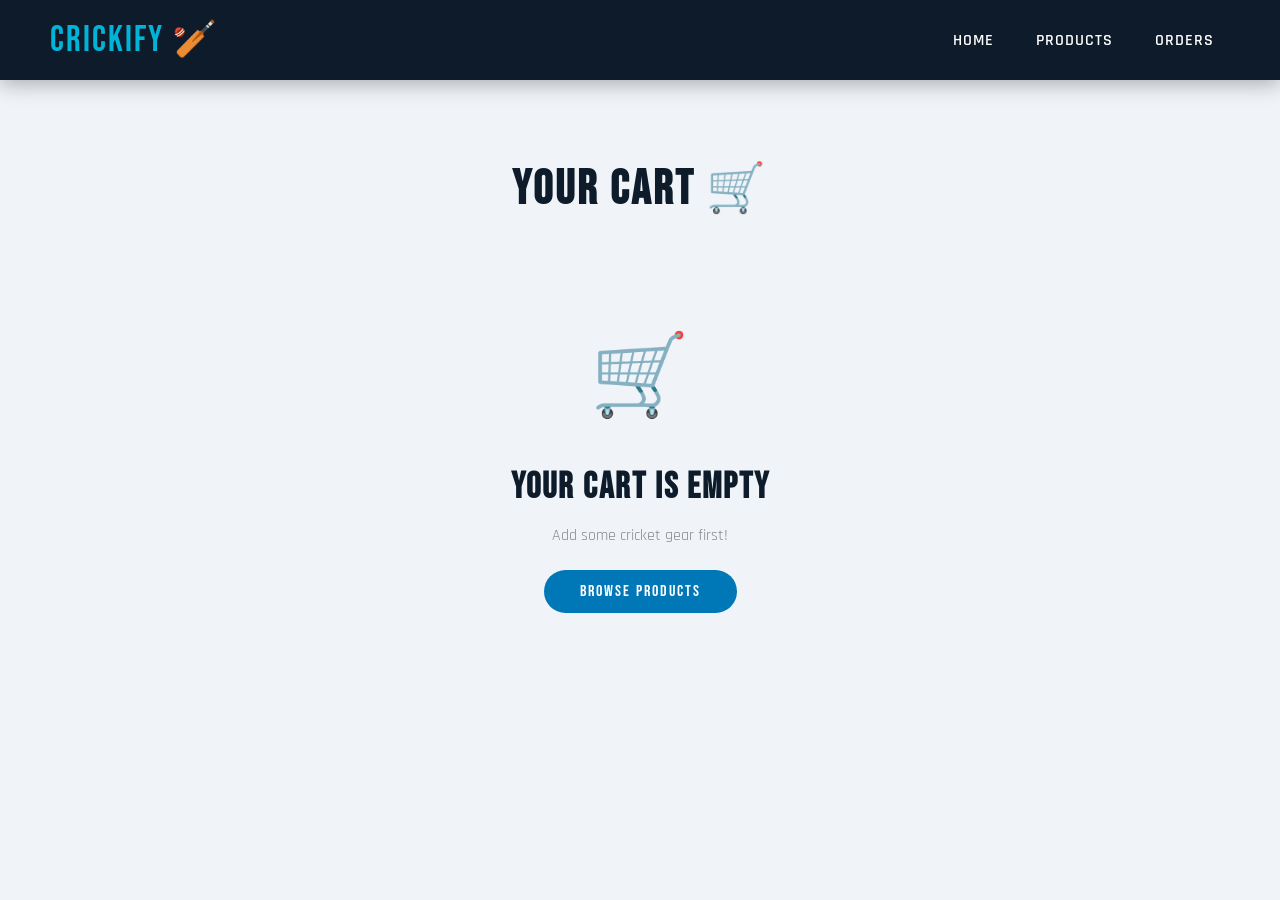
<file: cart.html>
<!-- cart.html -->
<!DOCTYPE html>
<html lang="en">
<head>
  <meta charset="UTF-8">
  <meta name="viewport" content="width=device-width, initial-scale=1.0">
  <title>Your Cart - Crickify</title>
  <link rel="stylesheet" href="style.css">
  <style>
    /* ── Cart page layout fix ── */
    .cart-page {
      padding: 40px 30px;
      min-height: 80vh;
      background: var(--light);
    }

    .cart-page > h2 {
      font-family: 'Bebas Neue', cursive;
      font-size: 48px;
      letter-spacing: 3px;
      text-align: center;
      color: var(--navy);
      margin-bottom: 30px;
    }

    /* Side-by-side: items left, summary right */
    .cart-layout {
      display: flex;
      gap: 30px;
      align-items: flex-start;
      max-width: 1200px;
      margin: 0 auto;
    }

    .cart-items-list {
      flex: 3;
      min-width: 0;
      display: flex;
      flex-direction: column;
      gap: 20px;
    }

    /* ── Order Summary card ── */
    .cart-summary {
      flex: 1;
      min-width: 280px;
      background: white;
      border-radius: 20px;
      padding: 28px 24px;
      box-shadow: 0 8px 30px rgba(0,0,0,0.10);
      position: sticky;
      top: 90px;
    }

    .cart-summary h3 {
      font-family: 'Bebas Neue', cursive;
      font-size: 26px;
      letter-spacing: 2px;
      color: #0d1b2a;
      margin: 0 0 20px;
      padding-bottom: 14px;
      border-bottom: 2px solid #f0f4f8;
    }

    .summary-line {
      display: flex;
      justify-content: space-between;
      font-size: 16px;
      font-weight: 600;
      color: #555;
      margin-bottom: 12px;
    }

    .summary-line.total-line {
      font-size: 20px;
      font-weight: 700;
      color: #0d1b2a;
      border-top: 2px solid #f0f4f8;
      padding-top: 14px;
      margin-top: 6px;
    }

    .checkout-btn {
      width: 100%;
      padding: 15px;
      background: #0077b6;
      color: white;
      border: none;
      border-radius: 12px;
      font-size: 18px;
      font-family: 'Bebas Neue', cursive;
      letter-spacing: 2px;
      cursor: pointer;
      margin-top: 20px;
      transition: 0.3s;
    }

    .checkout-btn:hover {
      background: #00b4d8;
      transform: translateY(-2px);
    }

    /* ── Cart item card ── */
    .crickify-cart-card {
      background: white;
      border-radius: 18px;
      padding: 22px;
      display: flex;
      gap: 24px;
      box-shadow: 0 4px 20px rgba(0,0,0,0.08);
      align-items: flex-start;
    }

    .crickify-cart-card img {
      width: 160px;
      height: 160px;
      object-fit: cover;
      border-radius: 14px;
      flex-shrink: 0;
    }

    .cart-details { flex: 1; }

    .cart-details h2 {
      margin: 0 0 6px;
      font-size: 24px;
      color: #0d1b2a;
    }

    .cart-desc { color: #888; margin: 0 0 6px; font-size: 15px; }

    .cart-rating {
      color: #2d6a4f;
      font-weight: 600;
      margin-bottom: 14px;
      font-size: 15px;
    }
    .cart-rating span { color: #999; }

    .cart-price {
      display: flex;
      align-items: center;
      gap: 12px;
      margin-bottom: 16px;
      flex-wrap: wrap;
    }

    .new-price { font-size: 26px; font-weight: 700; color: #0077b6; }
    .old-price  { text-decoration: line-through; color: #aaa; font-size: 17px; }
    .discount   { color: #27ae60; font-weight: 700; font-size: 15px; }

    .qty-section {
      display: flex;
      align-items: center;
      gap: 12px;
      margin-bottom: 18px;
    }

    .qty-section button {
      width: 36px;
      height: 36px;
      border: none;
      border-radius: 10px;
      background: #0d1b2a;
      color: white;
      font-size: 20px;
      cursor: pointer;
      transition: 0.2s;
      line-height: 1;
    }
    .qty-section button:hover { background: #0077b6; }

    .qty-section span { font-size: 20px; font-weight: 700; min-width: 24px; text-align: center; }

    .cart-actions { display: flex; gap: 12px; flex-wrap: wrap; }

    .save-btn {
      border: none;
      padding: 10px 18px;
      border-radius: 10px;
      cursor: pointer;
      font-size: 14px;
      font-weight: 600;
      background: #e9ecef;
      color: #333;
      transition: 0.2s;
    }
    .save-btn:hover { background: #dee2e6; }

    .remove-btn {
      border: none;
      padding: 10px 18px;
      border-radius: 10px;
      cursor: pointer;
      font-size: 14px;
      font-weight: 600;
      background: #e63946;
      color: white;
      transition: 0.2s;
    }
    .remove-btn:hover { background: #c1121f; }

    /* ── Empty state ── */
    .empty-state {
      text-align: center;
      padding: 80px 20px;
      width: 100%;
    }
    .empty-icon { font-size: 80px; display: block; margin-bottom: 16px; }
    .empty-state h3 {
      font-family: 'Bebas Neue', cursive;
      font-size: 36px;
      letter-spacing: 2px;
      color: #0d1b2a;
      margin-bottom: 10px;
    }
    .empty-state p { font-size: 16px; color: #888; margin-bottom: 24px; }
    .empty-state button {
      padding: 12px 36px;
      background: #0077b6;
      color: white;
      border: none;
      border-radius: 50px;
      font-size: 16px;
      font-family: 'Bebas Neue', cursive;
      letter-spacing: 2px;
      cursor: pointer;
      transition: 0.3s;
    }
    .empty-state button:hover { background: #00b4d8; }

    /* ── Responsive ── */
    @media (max-width: 768px) {
      .cart-layout { flex-direction: column; }
      .cart-summary { position: static; min-width: unset; width: 100%; }
      .crickify-cart-card { flex-direction: column; }
      .crickify-cart-card img { width: 100%; height: 220px; }
    }
  </style>
</head>
<body>

  <nav class="navbar">
    <h1 class="logo">Crickify 🏏</h1>
    <div class="nav-links">
      <a href="index.html">Home</a>
      <a href="products.html">Products</a>
      <a href="orders.html">Orders</a>
    </div>
  </nav>

  <section class="cart-page">
    <h2>Your Cart 🛒</h2>

    <!-- FLEX WRAPPER: items LEFT, summary RIGHT -->
    <div class="cart-layout">

      <!-- CART ITEMS -->
      <div id="cart-items" class="cart-items-list"></div>

      <!-- ORDER SUMMARY -->
      <div id="cart-summary" class="cart-summary">
        <h3>Order Summary</h3>

        <div class="summary-line">
          <span>Items</span>
          <span id="summary-count">0 item(s)</span>
        </div>

        <div class="summary-line">
          <span>Delivery</span>
          <span style="color:#27ae60; font-weight:700;">FREE</span>
        </div>

        <div class="summary-line">
          <span>Subtotal</span>
          <span id="summary-subtotal">₹0</span>
        </div>

        <div class="summary-line total-line">
          <span>Total</span>
          <span id="summary-total">₹0</span>
        </div>

        <button class="checkout-btn" onclick="checkoutCart()">
          Proceed To Checkout →
        </button>
      </div>

    </div>
  </section>

  <script src="cart.js"></script>

</body>
</html>
</file>
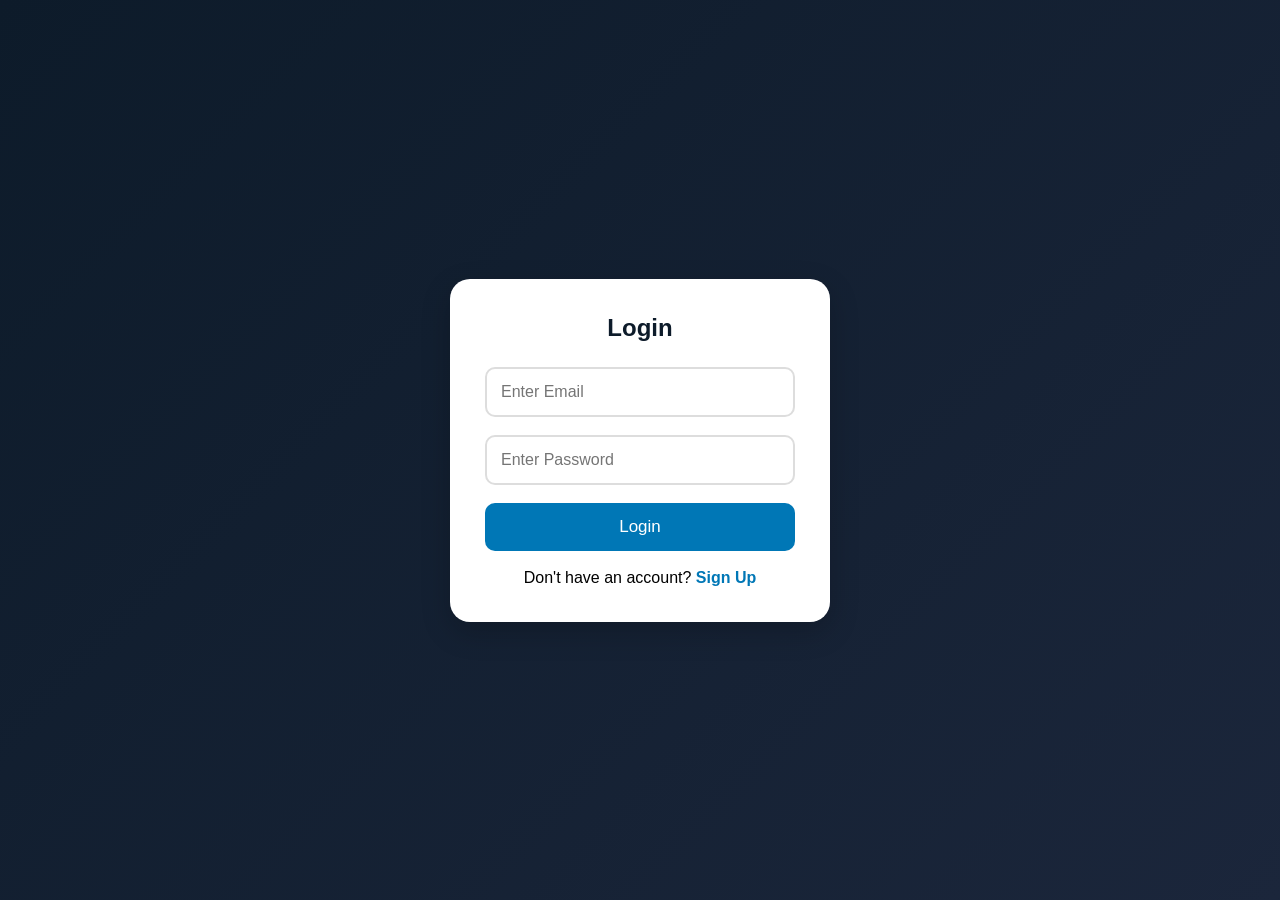
<file: login.html>
<!DOCTYPE html>
<html lang="en">
<head>
  <meta charset="UTF-8" />
  <meta name="viewport" content="width=device-width, initial-scale=1.0"/>
  <title>Login - Crickify</title>

  <style>
    *{
      margin:0;
      padding:0;
      box-sizing:border-box;
    }

    body{
      font-family:Arial, sans-serif;
      background:linear-gradient(135deg,#0d1b2a,#1b263b);
      min-height:100vh;
      display:flex;
      justify-content:center;
      align-items:center;
    }

    .login-box{
      width:380px;
      background:white;
      padding:35px;
      border-radius:20px;
      box-shadow:0 10px 30px rgba(0,0,0,0.2);
    }

    h2{
      text-align:center;
      margin-bottom:25px;
      color:#0d1b2a;
    }

    .input-group{
      margin-bottom:18px;
    }

    .input-group input{
      width:100%;
      padding:14px;
      border-radius:10px;
      border:2px solid #ddd;
      outline:none;
      font-size:16px;
    }

    .input-group input:focus{
      border-color:#0077b6;
    }

    button{
      width:100%;
      padding:14px;
      border:none;
      border-radius:10px;
      background:#0077b6;
      color:white;
      font-size:17px;
      cursor:pointer;
    }

    button:hover{
      background:#023e8a;
    }

    p{
      margin-top:18px;
      text-align:center;
    }

    a{
      color:#0077b6;
      text-decoration:none;
      font-weight:bold;
    }
  </style>
</head>

<body>

  <div class="login-box">

    <h2>Login</h2>

    <div class="input-group">
      <input type="email" id="loginEmail" placeholder="Enter Email">
    </div>

    <div class="input-group">
      <input type="password" id="loginPassword" placeholder="Enter Password">
    </div>

    <button onclick="loginUser()">
      Login
    </button>

    <p>
      Don't have an account?
      <a href="signup.html">Sign Up</a>
    </p>

  </div>

  <script src="login.js"></script>

</body>
</html>
</file>
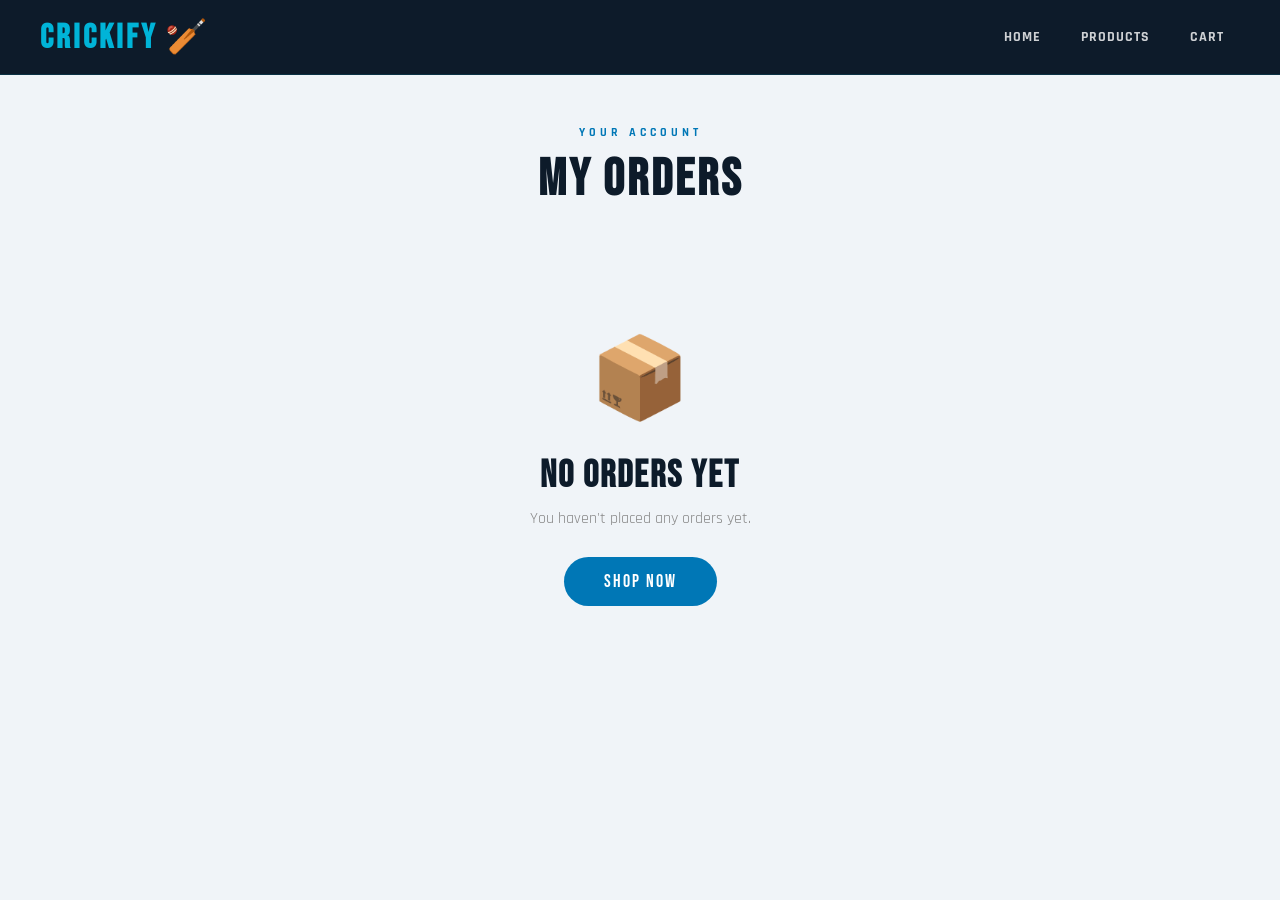
<file: orders.html>
<!DOCTYPE html>
<html lang="en">
<head>
  <meta charset="UTF-8">
  <meta name="viewport" content="width=device-width, initial-scale=1.0">
  <title>Your Orders - Crickify</title>
  <link href="https://fonts.googleapis.com/css2?family=Bebas+Neue&family=Rajdhani:wght@400;500;600;700&display=swap" rel="stylesheet">
  <style>
    *, *::before, *::after { margin:0; padding:0; box-sizing:border-box; }

    body {
      font-family: 'Rajdhani', sans-serif;
      background: #f0f4f8;
      min-height: 100vh;
    }

    /* ── NAVBAR ── */
    .navbar {
      background: #0d1b2a;
      padding: 16px 40px;
      display: flex;
      justify-content: space-between;
      align-items: center;
      position: sticky;
      top: 0;
      z-index: 100;
      border-bottom: 1px solid rgba(0,180,216,0.15);
    }

    .logo {
      font-family: 'Bebas Neue', cursive;
      font-size: 34px;
      color: #00b4d8;
      letter-spacing: 3px;
    }

    .nav-links { display: flex; gap: 8px; align-items: center; }

    .nav-links a {
      color: rgba(255,255,255,0.8);
      text-decoration: none;
      font-size: 14px;
      font-weight: 700;
      letter-spacing: 1px;
      text-transform: uppercase;
      padding: 8px 16px;
      border-radius: 8px;
      transition: all 0.2s;
    }
    .nav-links a:hover { color: #00b4d8; background: rgba(0,180,216,0.1); }

    /* ── PAGE ── */
    .orders-page {
      padding: 50px 30px 80px;
      max-width: 1100px;
      margin: 0 auto;
    }

    .page-eyebrow {
      text-align: center;
      font-size: 12px;
      font-weight: 700;
      letter-spacing: 4px;
      text-transform: uppercase;
      color: #0077b6;
      margin-bottom: 8px;
    }

    .page-title {
      font-family: 'Bebas Neue', cursive;
      font-size: 52px;
      letter-spacing: 3px;
      text-align: center;
      color: #0d1b2a;
      margin-bottom: 40px;
    }

    /* ── ORDERS LIST ── */
    #orders-container {
      display: flex;
      flex-direction: column;
      gap: 20px;
    }

    /* ── ORDER CARD ── */
    .order-card {
      background: white;
      border-radius: 20px;
      box-shadow: 0 4px 24px rgba(0,0,0,0.08);
      display: flex;
      gap: 0;
      overflow: hidden;
      transition: transform 0.25s, box-shadow 0.25s;
      border: 1px solid rgba(0,0,0,0.05);
    }
    .order-card:hover {
      transform: translateY(-4px);
      box-shadow: 0 12px 40px rgba(0,0,0,0.13);
    }

    .order-card img {
      width: 180px;
      min-height: 180px;
      object-fit: cover;
      flex-shrink: 0;
    }

    .order-info {
      padding: 24px 28px;
      flex: 1;
      display: flex;
      flex-direction: column;
      justify-content: space-between;
    }

    .order-top { display: flex; justify-content: space-between; align-items: flex-start; gap: 12px; }

    .order-name {
      font-family: 'Bebas Neue', cursive;
      font-size: 24px;
      letter-spacing: 2px;
      color: #0d1b2a;
      margin-bottom: 4px;
    }

    .order-price {
      font-size: 22px;
      font-weight: 700;
      color: #0077b6;
      white-space: nowrap;
    }

    .order-meta {
      display: flex;
      flex-wrap: wrap;
      gap: 10px 28px;
      margin: 14px 0;
    }

    .meta-item {
      font-size: 14px;
      font-weight: 600;
      color: #666;
    }
    .meta-item strong {
      color: #0d1b2a;
      font-weight: 700;
    }

    .order-footer {
      display: flex;
      align-items: center;
      justify-content: space-between;
      flex-wrap: wrap;
      gap: 10px;
      margin-top: 6px;
    }

    .order-badge {
      display: inline-flex;
      align-items: center;
      gap: 6px;
      padding: 6px 16px;
      background: #d8f3dc;
      color: #2d6a4f;
      border-radius: 50px;
      font-size: 13px;
      font-weight: 700;
      letter-spacing: 0.5px;
    }

    .payment-badge {
      display: inline-flex;
      align-items: center;
      gap: 6px;
      padding: 6px 16px;
      background: #e7f5ff;
      color: #0077b6;
      border-radius: 50px;
      font-size: 13px;
      font-weight: 700;
    }

    /* ── EMPTY STATE ── */
    .empty-state {
      text-align: center;
      padding: 80px 20px;
    }
    .empty-icon { font-size: 80px; display: block; margin-bottom: 20px; }
    .empty-state h3 {
      font-family: 'Bebas Neue', cursive;
      font-size: 38px;
      letter-spacing: 2px;
      color: #0d1b2a;
      margin-bottom: 10px;
    }
    .empty-state p { font-size: 16px; color: #888; margin-bottom: 28px; }
    .empty-state button {
      padding: 14px 40px;
      border: none;
      border-radius: 50px;
      background: #0077b6;
      color: white;
      font-family: 'Bebas Neue', cursive;
      font-size: 18px;
      letter-spacing: 2px;
      cursor: pointer;
      transition: 0.3s;
    }
    .empty-state button:hover { background: #00b4d8; transform: translateY(-2px); }

    /* ── RESPONSIVE ── */
    @media (max-width: 600px) {
      .order-card { flex-direction: column; }
      .order-card img { width: 100%; height: 200px; }
      .order-top { flex-direction: column; }
      .orders-page { padding: 30px 16px 60px; }
    }
  </style>
</head>
<body>

  <nav class="navbar">
    <h1 class="logo">Crickify 🏏</h1>
    <div class="nav-links">
      <a href="index.html">Home</a>
      <a href="products.html">Products</a>
      <a href="cart.html">Cart</a>
    </div>
  </nav>

  <section class="orders-page">
    <p class="page-eyebrow">Your Account</p>
    <h2 class="page-title">My Orders</h2>
    <div id="orders-container"></div>
  </section>

  <script src="orders.js"></script>
</body>
</html>
</file>
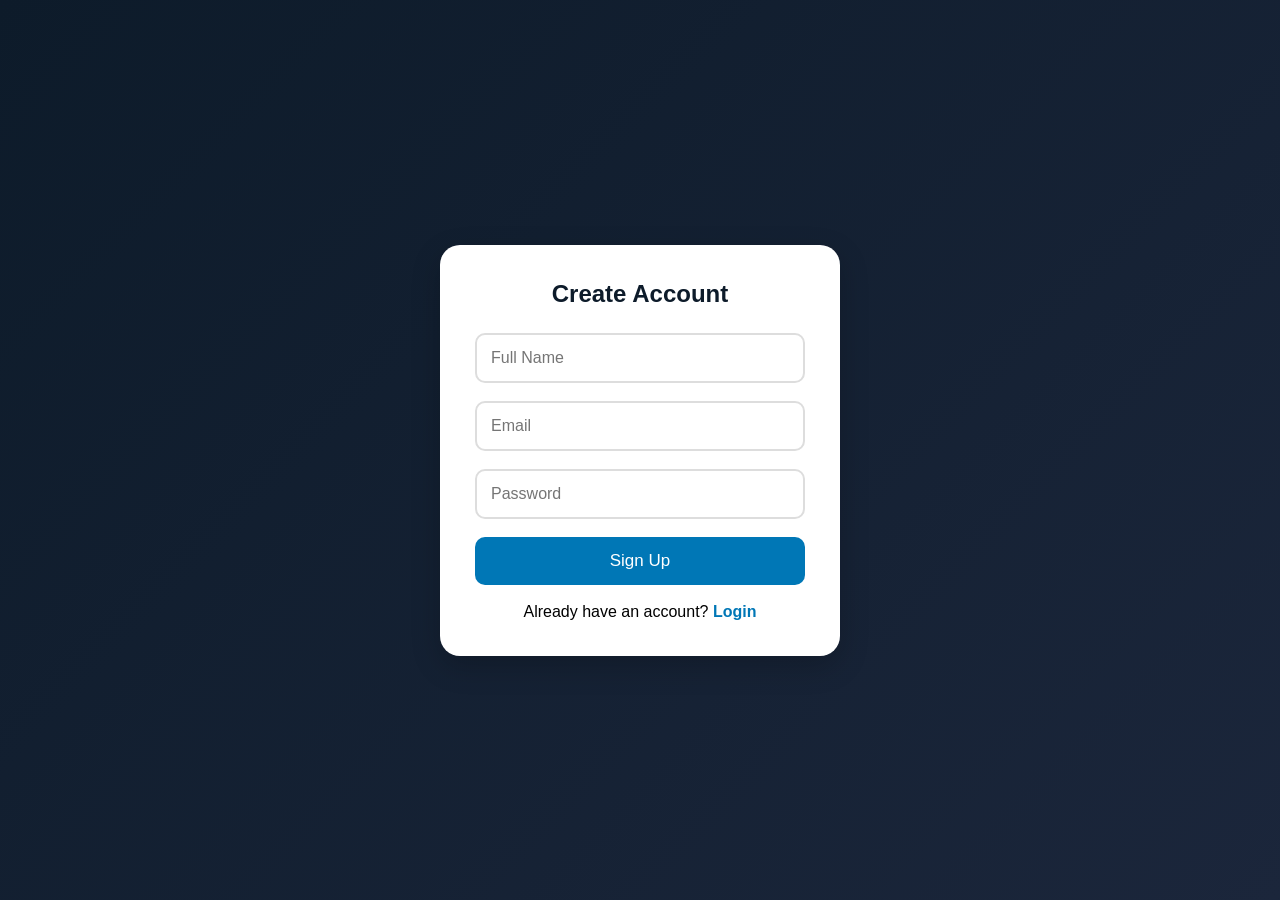
<file: signup.html>
<!DOCTYPE html>
<html lang="en">
<head>
  <meta charset="UTF-8" />
  <meta name="viewport" content="width=device-width, initial-scale=1.0"/>
  <title>Sign Up - Crickify</title>

  <style>
    *{
      margin:0;
      padding:0;
      box-sizing:border-box;
    }

    body{
      font-family:Arial, sans-serif;
      background:linear-gradient(135deg,#0d1b2a,#1b263b);
      min-height:100vh;
      display:flex;
      justify-content:center;
      align-items:center;
    }

    .signup-box{
      width:400px;
      background:white;
      padding:35px;
      border-radius:20px;
      box-shadow:0 10px 30px rgba(0,0,0,0.2);
    }

    h2{
      text-align:center;
      margin-bottom:25px;
      color:#0d1b2a;
    }

    .input-group{
      margin-bottom:18px;
    }

    .input-group input{
      width:100%;
      padding:14px;
      border-radius:10px;
      border:2px solid #ddd;
      outline:none;
      font-size:16px;
    }

    .input-group input:focus{
      border-color:#0077b6;
    }

    button{
      width:100%;
      padding:14px;
      border:none;
      border-radius:10px;
      background:#0077b6;
      color:white;
      font-size:17px;
      cursor:pointer;
    }

    button:hover{
      background:#023e8a;
    }

    p{
      margin-top:18px;
      text-align:center;
    }

    a{
      color:#0077b6;
      text-decoration:none;
      font-weight:bold;
    }
  </style>
</head>

<body>

  <div class="signup-box">

    <h2>Create Account</h2>

    <div class="input-group">
      <input type="text" id="signupName" placeholder="Full Name">
    </div>

    <div class="input-group">
      <input type="email" id="signupEmail" placeholder="Email">
    </div>

    <div class="input-group">
      <input type="password" id="signupPassword" placeholder="Password">
    </div>

    <button onclick="signupUser()">
      Sign Up
    </button>

    <p>
      Already have an account?
      <a href="login.html">Login</a>
    </p>

  </div>

  <script src="signup.js"></script>

</body>
</html>
</file>
<file: style.css>
/* ================= style.css ================= */

@import url('https://fonts.googleapis.com/css2?family=Bebas+Neue&family=Rajdhani:wght@400;500;600;700&display=swap');

:root {
  --navy: #0d1b2a;
  --navy2: #1b263b;
  --cyan: #00b4d8;
  --cyan2: #0077b6;
  --cyan3: #023e8a;
  --white: #ffffff;
  --light: #f0f4f8;
  --card-bg: #ffffff;
  --text: #1a1a2e;
  --shadow: 0 8px 30px rgba(0,0,0,0.12);
}

* { box-sizing: border-box; }

body {
  margin: 0;
  font-family: 'Rajdhani', sans-serif;
  background: var(--light);
  color: var(--text);
}

.navbar {
  display: flex;
  justify-content: space-between;
  align-items: center;
  padding: 18px 50px;
  background: var(--navy);
  color: white;
  position: sticky;
  top: 0;
  z-index: 1000;
  box-shadow: 0 4px 20px rgba(0,0,0,0.3);
}

.logo {
  margin: 0;
  font-family: 'Bebas Neue', cursive;
  font-size: 36px;
  font-weight: 400;
  letter-spacing: 2px;
  color: var(--cyan);
}

.nav-links {
  display: flex;
  align-items: center;
  gap: 10px;
  flex-wrap: wrap;
}

.nav-links a {
  color: white;
  text-decoration: none;
  font-size: 16px;
  font-weight: 600;
  letter-spacing: 1px;
  padding: 8px 16px;
  border-radius: 8px;
  transition: all 0.3s;
  text-transform: uppercase;
}

.nav-links a:hover {
  color: var(--cyan);
  background: rgba(0,180,216,0.1);
}

.cart-link { position: relative; }

#cart-badge {
  position: absolute;
  top: -6px;
  right: -6px;
  background: #e63946;
  color: white;
  font-size: 11px;
  font-weight: 700;
  width: 20px;
  height: 20px;
  border-radius: 50%;
  display: none;
  align-items: center;
  justify-content: center;
}

#searchInput {
  padding: 8px 16px;
  font-size: 15px;
  font-family: 'Rajdhani', sans-serif;
  font-weight: 600;
  border-radius: 8px;
  border: 2px solid rgba(255,255,255,0.2);
  background: rgba(255,255,255,0.1);
  color: white;
  outline: none;
  transition: 0.3s;
  width: 200px;
}

#searchInput::placeholder { color: rgba(255,255,255,0.6); }

#searchInput:focus {
  border-color: var(--cyan);
  background: rgba(0,180,216,0.1);
  width: 260px;
}

.hamburger {
  display: none;
  flex-direction: column;
  cursor: pointer;
  gap: 5px;
}

.hamburger span {
  width: 26px;
  height: 3px;
  background: white;
  border-radius: 3px;
  transition: 0.3s;
}

.hero-bg {
  height: 100vh;
  background: url("https://i.pinimg.com/736x/2d/00/f3/2d00f3b77f9caaae082c257023306c2f.jpg") center/cover no-repeat;
  position: relative;
}

.overlay {
  height: 100%;
  width: 100%;
  background: linear-gradient(135deg, rgba(13,27,42,0.85) 0%, rgba(0,119,182,0.5) 100%);
  color: white;
  display: flex;
  flex-direction: column;
  justify-content: center;
  align-items: center;
  text-align: center;
  padding: 20px;
}

.overlay h2 {
  font-family: 'Bebas Neue', cursive;
  font-size: 80px;
  margin-bottom: 16px;
  letter-spacing: 4px;
  color: white;
  text-shadow: 0 4px 20px rgba(0,0,0,0.5);
}

.overlay p {
  font-size: 20px;
  max-width: 700px;
  line-height: 1.7;
  color: rgba(255,255,255,0.9);
}

.brands {
  margin-top: 24px;
  background: rgba(255,255,255,0.1);
  border: 1px solid rgba(255,255,255,0.2);
  padding: 16px 40px;
  border-radius: 50px;
  backdrop-filter: blur(10px);
}

.brands h3 {
  font-size: 16px;
  text-transform: uppercase;
  letter-spacing: 3px;
  margin: 0 0 6px 0;
  color: var(--cyan);
}

.brands p {
  font-size: 18px;
  margin: 0;
  letter-spacing: 2px;
}

.explore-btn {
  margin-top: 36px;
  padding: 16px 50px;
  font-size: 18px;
  font-family: 'Bebas Neue', cursive;
  letter-spacing: 3px;
  background: var(--cyan2);
  border: none;
  color: white;
  cursor: pointer;
  border-radius: 50px;
  transition: all 0.3s;
  box-shadow: 0 8px 25px rgba(0,119,182,0.4);
}

.explore-btn:hover {
  background: var(--cyan);
  transform: translateY(-3px);
  box-shadow: 0 12px 35px rgba(0,180,216,0.5);
}

.products-page {
  padding: 40px 30px;
  text-align: center;
  background: var(--light);
}

.products-page > h2 {
  font-family: 'Bebas Neue', cursive;
  font-size: 52px;
  letter-spacing: 3px;
  color: var(--navy);
  margin-bottom: 10px;
}

.category-filter {
  display: flex;
  justify-content: center;
  flex-wrap: wrap;
  gap: 12px;
  margin: 20px 0 36px;
}

.cat-btn {
  padding: 10px 24px;
  border: 2px solid var(--navy);
  background: transparent;
  color: var(--navy);
  border-radius: 50px;
  cursor: pointer;
  font-family: 'Rajdhani', sans-serif;
  font-size: 15px;
  font-weight: 700;
  letter-spacing: 1px;
  text-transform: uppercase;
  transition: all 0.3s;
}

.cat-btn:hover, .cat-btn.active {
  background: var(--navy);
  color: white;
}

.product-container {
  display: flex;
  justify-content: center;
  gap: 24px;
  flex-wrap: wrap;
}

.card {
  background: var(--card-bg);
  padding: 20px;
  width: 260px;
  border-radius: 16px;
  box-shadow: var(--shadow);
  transition: all 0.3s;
  display: flex;
  flex-direction: column;
  align-items: center;
  text-align: center;
  border: 1px solid rgba(0,0,0,0.06);
}

.card:hover {
  transform: translateY(-6px);
  box-shadow: 0 16px 40px rgba(0,0,0,0.15);
}

.card-img-wrapper {
  width: 100%;
  height: 220px;
  display: flex;
  align-items: center;
  justify-content: center;
  background: #f8f9fa;
  border-radius: 12px;
  overflow: hidden;
  margin-bottom: 12px;
  padding: 10px;
  box-sizing: border-box;
}

.card-img-wrapper img {
  max-width: 100%;
  max-height: 100%;
  object-fit: contain;
  transition: transform 0.3s ease;
}

.card:hover .card-img-wrapper img {
  transform: scale(1.08);
}

.card h3 {
  font-size: 17px;
  font-weight: 700;
  margin: 0 0 4px;
  color: var(--navy);
  font-family: 'Rajdhani', sans-serif;
}

/* ── CHECKOUT SUMMARY MULTI-ITEMS ── */
.checkout-items-list {
  display: flex;
  flex-direction: column;
  gap: 12px;
  margin-bottom: 16px;
  max-height: 240px;
  overflow-y: auto;
  padding-right: 4px;
}

.checkout-item-row {
  display: flex;
  align-items: center;
  gap: 12px;
  padding: 8px 0;
  border-bottom: 1px dashed #f0f4f8;
}

.checkout-item-row:last-child {
  border-bottom: none;
}

.checkout-item-img {
  width: 50px;
  height: 50px;
  object-fit: contain;
  border-radius: 8px;
  border: 1px solid #ebebeb;
  background: #f8f9fa;
  flex-shrink: 0;
}

.checkout-item-details {
  flex: 1;
  min-width: 0;
}

.checkout-item-name {
  font-size: 14px;
  font-weight: 700;
  color: #0d1b2a;
  white-space: nowrap;
  overflow: hidden;
  text-overflow: ellipsis;
}

.checkout-item-meta {
  font-size: 12px;
  color: #888;
}

.checkout-item-price {
  font-size: 14px;
  font-weight: 700;
  color: #0077b6;
  white-space: nowrap;
}

.card .price-tag {
  font-size: 20px;
  font-weight: 700;
  color: var(--cyan2);
  margin: 0 0 6px;
}

.card p {
  font-size: 14px;
  color: #666;
  margin: 0 0 14px;
}

.card-btns {
  display: flex;
  gap: 8px;
  width: 100%;
}

.card button {
  flex: 1;
  padding: 10px 8px;
  border: none;
  cursor: pointer;
  border-radius: 10px;
  font-size: 14px;
  font-family: 'Rajdhani', sans-serif;
  font-weight: 700;
  letter-spacing: 0.5px;
  transition: all 0.3s;
}

.btn-buy { background: var(--navy); color: white; }
.btn-buy:hover { background: var(--navy2); }
.btn-cart { background: var(--cyan); color: white; }
.btn-cart:hover { background: var(--cyan2); }

.cart-page {
  padding: 40px 30px;
  min-height: 80vh;
  background: var(--light);
}

.cart-page h2 {
  font-family: 'Bebas Neue', cursive;
  font-size: 48px;
  letter-spacing: 3px;
  text-align: center;
  color: var(--navy);
  margin-bottom: 10px;
}

.cart-layout {
  display: flex;
  gap: 30px;
  align-items: flex-start;
  justify-content: space-between;
}

.cart-items-list {
  flex: 3;
  min-width: 0;
}

.remove-btn {
  background: #e63946;
  color: white;
  border: none;
  border-radius: 8px;
  padding: 8px 14px;
  cursor: pointer;
  font-size: 13px;
  font-weight: 700;
  transition: 0.2s;
}

.remove-btn:hover { background: #c1121f; }

.cart-summary {
  flex: 1;
  min-width: 280px;
}

.cart-summary h3 {
  font-family: 'Bebas Neue', cursive;
  font-size: 28px;
  letter-spacing: 2px;
  margin: 0 0 20px;
  color: var(--navy);
}

.summary-line {
  display: flex;
  justify-content: space-between;
  font-size: 16px;
  font-weight: 600;
  margin-bottom: 12px;
  color: #555;
}

.summary-line.total-line {
  font-size: 22px;
  font-weight: 700;
  color: var(--navy);
  border-top: 2px solid var(--light);
  padding-top: 14px;
  margin-top: 6px;
}

.checkout-btn {
  width: 100%;
  padding: 14px;
  background: var(--cyan2);
  color: white;
  border: none;
  border-radius: 12px;
  font-size: 17px;
  font-family: 'Bebas Neue', cursive;
  letter-spacing: 2px;
  cursor: pointer;
  margin-top: 20px;
  transition: 0.3s;
}

.checkout-btn:hover { background: var(--cyan); transform: translateY(-2px); }

.empty-state {
  text-align: center;
  padding: 60px 20px;
  color: #888;
}

.empty-state .empty-icon { font-size: 80px; margin-bottom: 16px; }

.empty-state h3 {
  font-family: 'Bebas Neue', cursive;
  font-size: 36px;
  letter-spacing: 2px;
  color: var(--navy);
  margin-bottom: 8px;
}

.empty-state p { font-size: 16px; margin-bottom: 24px; }

.empty-state a button {
  padding: 12px 36px;
  background: var(--cyan2);
  color: white;
  border: none;
  border-radius: 50px;
  font-size: 16px;
  font-family: 'Bebas Neue', cursive;
  letter-spacing: 2px;
  cursor: pointer;
  transition: 0.3s;
}

.empty-state a button:hover { background: var(--cyan); }

.orders-page {
  padding: 40px 30px;
  min-height: 80vh;
  background: var(--light);
}

.orders-page h2 {
  font-family: 'Bebas Neue', cursive;
  font-size: 48px;
  letter-spacing: 3px;
  text-align: center;
  color: var(--navy);
  margin-bottom: 30px;
}

.order-card {
  background: white;
  border-radius: 16px;
  box-shadow: var(--shadow);
  padding: 20px 24px;
  display: flex;
  align-items: center;
  gap: 20px;
  max-width: 700px;
  margin: 0 auto 16px;
}

.order-card img {
  width: 90px;
  height: 90px;
  object-fit: cover;
  border-radius: 12px;
}

.order-info { flex: 1; }

.order-info h3 {
  font-size: 18px;
  font-weight: 700;
  color: var(--navy);
  margin: 0 0 4px;
}

.order-info .price-tag {
  font-size: 18px;
  font-weight: 700;
  color: var(--cyan2);
}

.order-badge {
  background: #d4edda;
  color: #155724;
  border-radius: 50px;
  padding: 4px 14px;
  font-size: 13px;
  font-weight: 700;
  margin-top: 6px;
  display: inline-block;
}

.auth-page {
  min-height: 100vh;
  background: linear-gradient(135deg, var(--navy), var(--navy2));
  display: flex;
  align-items: center;
  justify-content: center;
  padding: 20px;
}

.auth-box {
  background: white;
  border-radius: 24px;
  padding: 48px 40px;
  width: 100%;
  max-width: 440px;
  box-shadow: 0 20px 60px rgba(0,0,0,0.3);
}

.auth-box .auth-logo {
  font-family: 'Bebas Neue', cursive;
  font-size: 36px;
  color: var(--cyan2);
  letter-spacing: 2px;
  text-align: center;
  margin-bottom: 8px;
}

.auth-box h2 {
  font-family: 'Bebas Neue', cursive;
  font-size: 30px;
  letter-spacing: 2px;
  text-align: center;
  color: var(--navy);
  margin: 0 0 30px;
}

.auth-tabs {
  display: flex;
  border-radius: 12px;
  overflow: hidden;
  border: 2px solid var(--navy);
  margin-bottom: 28px;
}

.auth-tab {
  flex: 1;
  padding: 12px;
  background: transparent;
  border: none;
  font-family: 'Rajdhani', sans-serif;
  font-size: 16px;
  font-weight: 700;
  letter-spacing: 1px;
  cursor: pointer;
  text-transform: uppercase;
  transition: 0.3s;
  color: var(--navy);
}

.auth-tab.active { background: var(--navy); color: white; }

.auth-field { margin-bottom: 18px; }

.auth-field label {
  display: block;
  font-size: 13px;
  font-weight: 700;
  text-transform: uppercase;
  letter-spacing: 1px;
  color: #666;
  margin-bottom: 6px;
}

.auth-field input {
  width: 100%;
  padding: 14px 16px;
  border: 2px solid #e0e0e0;
  border-radius: 12px;
  font-size: 16px;
  font-family: 'Rajdhani', sans-serif;
  outline: none;
  transition: 0.3s;
}

.auth-field input:focus { border-color: var(--cyan); }

.auth-submit {
  width: 100%;
  padding: 15px;
  background: var(--cyan2);
  color: white;
  border: none;
  border-radius: 12px;
  font-size: 18px;
  font-family: 'Bebas Neue', cursive;
  letter-spacing: 2px;
  cursor: pointer;
  margin-top: 10px;
  transition: 0.3s;
}

.auth-submit:hover { background: var(--cyan); transform: translateY(-2px); }

.auth-msg {
  text-align: center;
  margin-top: 16px;
  font-size: 15px;
  font-weight: 600;
  color: #e63946;
  min-height: 22px;
}

.auth-success { color: #2d6a4f !important; }

body.billing-body {
  background: linear-gradient(135deg, var(--navy), var(--navy2));
}

.billing-container {
  display: flex;
  justify-content: center;
  gap: 30px;
  padding: 40px 20px;
  flex-wrap: wrap;
}

.box {
  background: white;
  padding: 36px;
  border-radius: 20px;
  box-shadow: 0 15px 40px rgba(0,0,0,0.25);
  width: 460px;
}

.box h2 {
  font-family: 'Bebas Neue', cursive;
  font-size: 28px;
  letter-spacing: 2px;
  color: var(--navy);
  margin-bottom: 24px;
}

.box h3 {
  font-family: 'Bebas Neue', cursive;
  font-size: 22px;
  letter-spacing: 2px;
  color: var(--navy);
  margin: 24px 0 14px;
}

.input-group { margin-bottom: 18px; }

.input-group input {
  width: 100%;
  padding: 14px 16px;
  border-radius: 12px;
  border: 2px solid #e0e0e0;
  font-size: 16px;
  font-family: 'Rajdhani', sans-serif;
  outline: none;
  transition: 0.3s;
}

.input-group input:focus { border-color: var(--cyan); }

.payment-method {
  display: flex;
  flex-direction: column;
  gap: 12px;
  margin-bottom: 24px;
}

.pay-card {
  padding: 14px 18px;
  border-radius: 12px;
  font-size: 16px;
  font-family: 'Rajdhani', sans-serif;
  font-weight: 700;
  border: 2px solid transparent;
  background: var(--light);
  cursor: pointer;
  transition: 0.3s;
}

.pay-card.active { border-color: var(--cyan); background: #e0f7fa; }

.summary-box img {
  width: 100%;
  max-height: 200px;
  object-fit: cover;
  border-radius: 14px;
  margin-bottom: 18px;
}

.price-line {
  display: flex;
  justify-content: space-between;
  margin: 10px 0;
  font-size: 16px;
  font-weight: 600;
}

.total {
  font-size: 22px;
  font-weight: 700;
  color: var(--cyan2);
  border-top: 2px solid var(--light);
  padding-top: 12px;
  margin-top: 6px;
}

.coupon {
  display: flex;
  gap: 10px;
  margin-top: 18px;
}

.coupon input {
  flex: 1;
  padding: 12px;
  border-radius: 10px;
  border: 2px solid #e0e0e0;
  font-size: 15px;
  font-family: 'Rajdhani', sans-serif;
  outline: none;
}

.coupon button {
  padding: 12px 18px;
  font-size: 14px;
  font-family: 'Rajdhani', sans-serif;
  font-weight: 700;
  background: var(--cyan);
  color: white;
  border: none;
  border-radius: 10px;
  cursor: pointer;
  transition: 0.3s;
}

.coupon button:hover { background: var(--cyan2); }

.confirm-btn {
  width: 100%;
  padding: 16px;
  font-size: 18px;
  font-family: 'Bebas Neue', cursive;
  letter-spacing: 2px;
  border-radius: 12px;
  margin-top: 20px;
  background: var(--navy);
  color: white;
  border: none;
  cursor: pointer;
  transition: 0.3s;
}

.confirm-btn:hover { background: var(--cyan2); transform: translateY(-2px); }

.popup {
  position: fixed;
  top: 50%;
  left: 50%;
  transform: translate(-50%, -50%) scale(0);
  background: white;
  padding: 50px 40px;
  border-radius: 20px;
  text-align: center;
  font-size: 18px;
  box-shadow: 0 20px 60px rgba(0,0,0,0.3);
  transition: 0.4s;
  z-index: 9999;
}

.popup h2 {
  font-family: 'Bebas Neue', cursive;
  font-size: 36px;
  letter-spacing: 2px;
  color: var(--navy);
}

.popup.show { transform: translate(-50%, -50%) scale(1); }

/* ================= FOOTER FIXED ================= */

.footer{
  background:#041426;
  color:white;
  padding:70px 8%;
  margin-top:60px;
}

.footer-container{
  display:grid;
  grid-template-columns:1.4fr 2fr;
  gap:80px;
}

.footer-left{
  display:flex;
  flex-direction:column;
}

.footer-logo{
  font-size:52px;
  font-weight:bold;
  margin-bottom:30px;
  color:white;
}

.download-box{
  display:flex;
  align-items:center;
  gap:18px;
  margin-bottom:30px;
}

.download-icon{
  width:70px;
  height:70px;
  border-radius:18px;
  background:white;
  color:#0077ff;
  display:flex;
  justify-content:center;
  align-items:center;
  font-size:28px;
}

.download-box h3{
  font-size:28px;
  margin-bottom:5px;
}

.download-box p{
  color:#cfd8dc;
  font-size:18px;
}

.footer-left select{
  width:100%;
  padding:16px;
  border:none;
  border-radius:12px;
  background:#18213b;
  color:white;
  margin-bottom:18px;
  font-size:16px;
}

.contact-box{
  margin-top:35px;
}

.contact-box p{
  color:#cfd8dc;
  margin-bottom:10px;
  font-size:18px;
}

.contact-box h2{
  font-size:48px;
  font-weight:bold;
}

.footer-links{
  display:grid;
  grid-template-columns:repeat(4,1fr);
  gap:40px;
}

.footer-column h3{
  font-size:30px;
  margin-bottom:25px;
}

.footer-column a{
  display:block;
  color:#dfe6e9;
  text-decoration:none;
  margin-bottom:16px;
  transition:0.3s;
  font-size:18px;
}

.footer-column a:hover{
  color:#00b4d8;
  transform:translateX(5px);
}

/* MOBILE */

@media(max-width:1000px){

  .footer-container{
    grid-template-columns:1fr;
  }

  .footer-links{
    grid-template-columns:repeat(2,1fr);
  }

}

@media(max-width:600px){

  .footer{
    padding:50px 25px;
  }

  .footer-links{
    grid-template-columns:1fr;
  }

  .footer-logo{
    font-size:40px;
  }

  .contact-box h2{
    font-size:32px;
  }

}
.qty-box{
  display:flex;
  align-items:center;
  justify-content:center;
  gap:10px;
  margin-top:10px;
}

.qty-btn{
  width:32px;
  height:32px;
  border:none;
  border-radius:8px;
  background:#0d1b2a;
  color:white;
  font-size:20px;
  cursor:pointer;
  transition:0.3s;
}

.qty-btn:hover{
  background:#0077b6;
}

.qty-number{
  font-size:18px;
  font-weight:bold;
  min-width:20px;
  text-align:center;
}

/* ===== NEW CRICKIFY CART ===== */

.crickify-cart-card{
  background:white;
  border-radius:18px;
  padding:20px;
  display:flex;
  gap:25px;
  box-shadow:0 4px 20px rgba(0,0,0,0.08);
  align-items:flex-start;
}

.crickify-cart-card img{
  width:180px;
  height:180px;
  object-fit:cover;
  border-radius:14px;
}

.cart-details{
  flex:1;
}

.cart-details h2{
  margin:0;
  font-size:28px;
  color:#0d1b2a;
}

.cart-desc{
  color:#666;
  margin:8px 0;
}

.cart-rating{
  color:#2d6a4f;
  font-weight:600;
  margin-bottom:12px;
}

.cart-rating span{
  color:#777;
}

.cart-price{
  display:flex;
  align-items:center;
  gap:12px;
  margin-bottom:18px;
}

.new-price{
  font-size:30px;
  font-weight:700;
  color:#0077b6;
}

.old-price{
  text-decoration:line-through;
  color:#888;
  font-size:20px;
}

.discount{
  color:green;
  font-weight:bold;
}

.qty-section{
  display:flex;
  align-items:center;
  gap:12px;
  margin-bottom:20px;
}

.qty-section button{
  width:38px;
  height:38px;
  border:none;
  border-radius:10px;
  background:#0d1b2a;
  color:white;
  font-size:22px;
  cursor:pointer;
}

.qty-section span{
  font-size:22px;
  font-weight:bold;
}

.cart-actions{
  display:flex;
  gap:15px;
}

.save-btn,
.remove-btn{
  border:none;
  padding:12px 18px;
  border-radius:10px;
  cursor:pointer;
  font-size:15px;
  font-weight:600;
}

.save-btn{
  background:#e9ecef;
}

.remove-btn{
  background:#e63946;
  color:white;
}

@media(max-width:768px){

  .crickify-cart-card{
    flex-direction:column;
  }

  .crickify-cart-card img{
    width:100%;
    height:250px;
  }

}
.profile-box{
  display:flex;
  align-items:center;
  gap:10px;
  margin-left:10px;
}

.profile-icon{
  width:40px;
  height:40px;
  border-radius:50%;
  background:#00b4d8;
  display:flex;
  justify-content:center;
  align-items:center;
  color:white;
  font-size:20px;
}

.profile-name{
  color:white;
  font-size:15px;
  font-weight:bold;
}

.logout-btn{
  padding:6px 10px;
  border:none;
  border-radius:6px;
  background:#214553;
  color:white;
  cursor:pointer;
  font-size:12px;
}

.logout-btn:hover{
  background:#c1121f;
}
.return-policy{
  padding:50px 20px;
  text-align:center;
  background:#f8fbff;
}

.return-policy h2{
  font-size:42px;
  color:#0d1b2a;
  margin-bottom:25px;
  font-family:'Bebas Neue', cursive;
  letter-spacing:2px;
}

.policy-box{
  max-width:700px;
  margin:auto;
  background:white;
  padding:30px;
  border-radius:18px;
  box-shadow:0 5px 25px rgba(0,0,0,0.08);
}

.policy-box p{
  font-size:18px;
  margin:16px 0;
  color:#333;
  font-weight:600;
}
</file>
